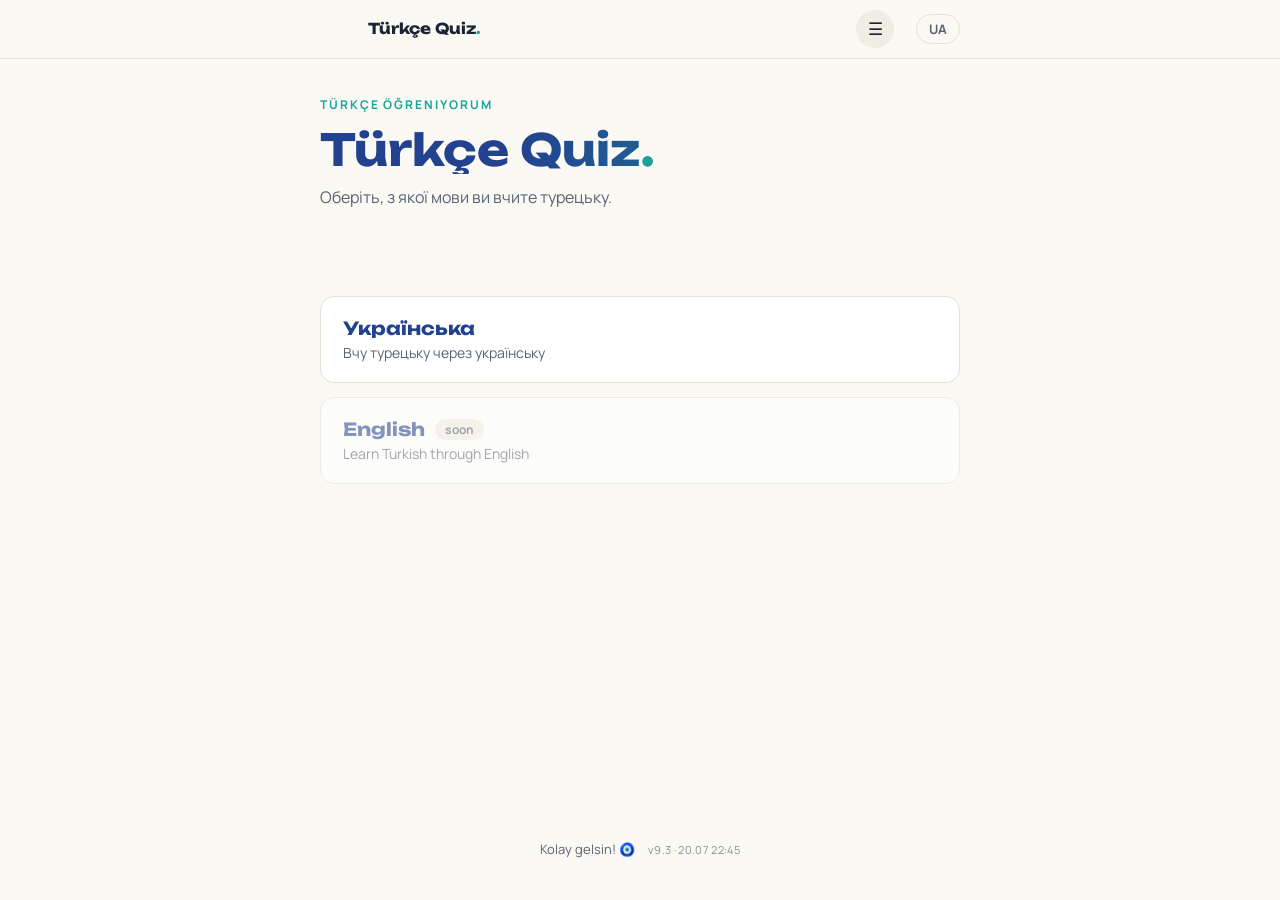
<file: index.html>
<!DOCTYPE html>
<html lang="uk">
<head>
<meta charset="UTF-8">
<meta name="viewport" content="width=device-width, initial-scale=1.0">
<title>Türkçe Quiz</title>
<meta name="description" content="Інтерактивні квізи з турецької мови · Интерактивные квизы по турецкому языку">
<meta name="theme-color" content="#FAF9F4">
<!-- Картка попереднього перегляду при шерингу лінка (Telegram, WhatsApp, Viber) -->
<meta property="og:type" content="website">
<meta property="og:url" content="https://vikkyodessa.github.io/turkce-quiz/">
<meta property="og:title" content="Türkçe Quiz — вивчай турецьку граючись 🧿">
<meta property="og:description" content="Безкоштовні інтерактивні вправи A1–B1: відмінки, часи, розумний словник, режим на швидкість. Без реєстрації, працює з телефона.">
<meta property="og:image" content="https://vikkyodessa.github.io/turkce-quiz/og.png">
<meta name="twitter:card" content="summary_large_image">
<link rel="manifest" href="manifest.webmanifest">
<link rel="icon" href="icon.svg" type="image/svg+xml">
<link rel="apple-touch-icon" href="icon.svg">
<link rel="preconnect" href="https://fonts.googleapis.com">
<link rel="preconnect" href="https://fonts.gstatic.com" crossorigin>
<link href="https://fonts.googleapis.com/css2?family=Unbounded:wght@500;700&family=Manrope:wght@400;500;700&display=swap" rel="stylesheet">
<link rel="stylesheet" href="styles.css">
<script data-goatcounter="https://turkce-quiz.goatcounter.com/count"
        async src="https://gc.zgo.at/count.js"></script>
</head>
<body>

<aside class="side side-left" aria-hidden="true">
  <img src="img/side-left.jpg" alt="">
  <img src="img/side-left2.jpg" alt="">
</aside>
<aside class="side side-right" aria-hidden="true">
  <img src="img/side-right.jpg" alt="">
  <img src="img/side-right2.jpg" alt="">
</aside>

<div class="topbar-wrap">
  <div class="wrap topbar">
    <button class="back" id="backBtn">←</button>
    <div class="brand" id="barTitle">Türkçe Quiz<span class="tr">.</span></div>
    <button class="nav-toggle" id="navBtn" aria-label="Мапа курсу">☰</button>
    <div class="langs" id="langBar">
      <button data-lang="uk">UA</button>
      <!-- РОСІЙСЬКА ТИМЧАСОВО ВИМКНЕНА. Щоб увімкнути назад — розкоментуй:
      <button data-lang="ru">RU</button>
      -->
    </div>
  </div>
  <div class="wrap nazar-strip">
    <div class="nazar-row" id="nazarRow" aria-hidden="true"></div>
  </div>
</div>

<header class="hero" id="hero">
  <div class="wrap hero-grid">
    <div class="hero-text">
      <p class="eyebrow">Türkçe öğreniyorum</p>
      <h1>Türkçe Quiz<span class="tr">.</span></h1>
      <p class="sub" id="hSub"></p>
    </div>
    <div class="mobile-strip" aria-hidden="true">
      <img src="img/side-left.jpg" alt="">
      <img src="img/side-right.jpg" alt="">
      <img src="img/side-left2.jpg" alt="">
      <img src="img/side-right2.jpg" alt="">
    </div>
    <!-- ВЕЛИКЕ ФОТО НА ГОЛОВНІЙ (вимкнено).
         Щоб повернути: прибери цей коментар і завантаж img/hero.jpg у репозиторій.
    <div class="hero-media" id="heroMedia">
      <img src="img/hero.jpg" alt="Türkiye" id="heroImg">
      <span class="hero-badge">🧿</span>
    </div>
    -->
  </div>
</header>

<main>
  <div class="wrap">

    <div class="screen" id="screen-lang">
      <div class="choice-grid">
        <button class="choice" data-pick="uk">
          <span class="c-title">Українська</span>
          <span class="c-desc">Вчу турецьку через українську</span>
        </button>
        <!-- РОСІЙСЬКА ТИМЧАСОВО ВИМКНЕНА (розкоментуй, щоб повернути):
        <button class="choice" data-pick="ru">
          <span class="c-title">Русский</span>
          <span class="c-desc">Учу турецкий через русский</span>
        </button>
        -->
        <button class="choice disabled" tabindex="-1">
          <span class="c-title">English <span class="c-badge soon">soon</span></span>
          <span class="c-desc">Learn Turkish through English</span>
        </button>
      </div>
    </div>

    <div class="screen" id="screen-home">
      <div class="choice-grid">
        <button class="choice level-a1" data-level="a1">
          <span class="c-title">A1 <span class="c-badge" id="a1badge"></span></span>
          <span class="c-desc" data-i="a1desc"></span>
          <span class="pwrap" id="a1prog"></span>
        </button>
        <button class="choice" data-level="a2">
          <span class="c-title">A2 <span class="c-badge" id="a2badge"></span></span>
          <span class="c-desc" data-i="a2desc"></span>
          <span class="pwrap" id="a2prog"></span>
        </button>
        <button class="choice" data-level="b1">
          <span class="c-title">B1 <span class="c-badge" id="b1badge"></span></span>
          <span class="c-desc" data-i="b1desc"></span>
          <span class="pwrap" id="b1prog"></span>
        </button>
      </div>
    </div>

    <div class="screen" id="screen-topics">
      <div class="page-head" id="topicsHead"></div>
      <div class="choice-grid" id="topicGrid"></div>
    </div>

    <div class="screen" id="screen-dict">
      <div class="page-head" id="dictHead"></div>
      <div class="dict-bar">
        <input type="search" id="dictSearch" class="dict-search">
        <button class="btn-restart" id="trainBtn"></button>
      </div>
      <div id="dictList"></div>
      <div class="section-head" id="dictExHead"></div>
      <div class="choice-grid" id="dictTopics"></div>
      <div class="shuffle-bar" id="dictNext"></div>
    </div>

    <div class="screen" id="screen-quiz">
      <button class="lvl-pill quiz-pill" id="quizPill"></button>
      <div class="page-head" id="quizHead"></div>
      <div id="quiz"></div>
      <div class="finish" id="finish">
        <div class="big" id="finalScore"></div>
        <p id="finalText"></p>
        <button class="btn-restart" id="restart"></button>
        <button class="btn-shuffle" id="finishShare"></button>
        <div id="finishNext"></div>
      </div>
      <div id="quizMore"></div>
      <div class="shuffle-bar">
        <button class="btn-shuffle" id="timedBtn"></button>
      </div>
    </div>

  </div>
</main>

<footer>
  <div class="wrap">Kolay gelsin! 🧿 <span class="ver" id="verTag"></span></div>
</footer>

<script src="data.js"></script>
<script src="app.js"></script>
</body>
</html>
</file>
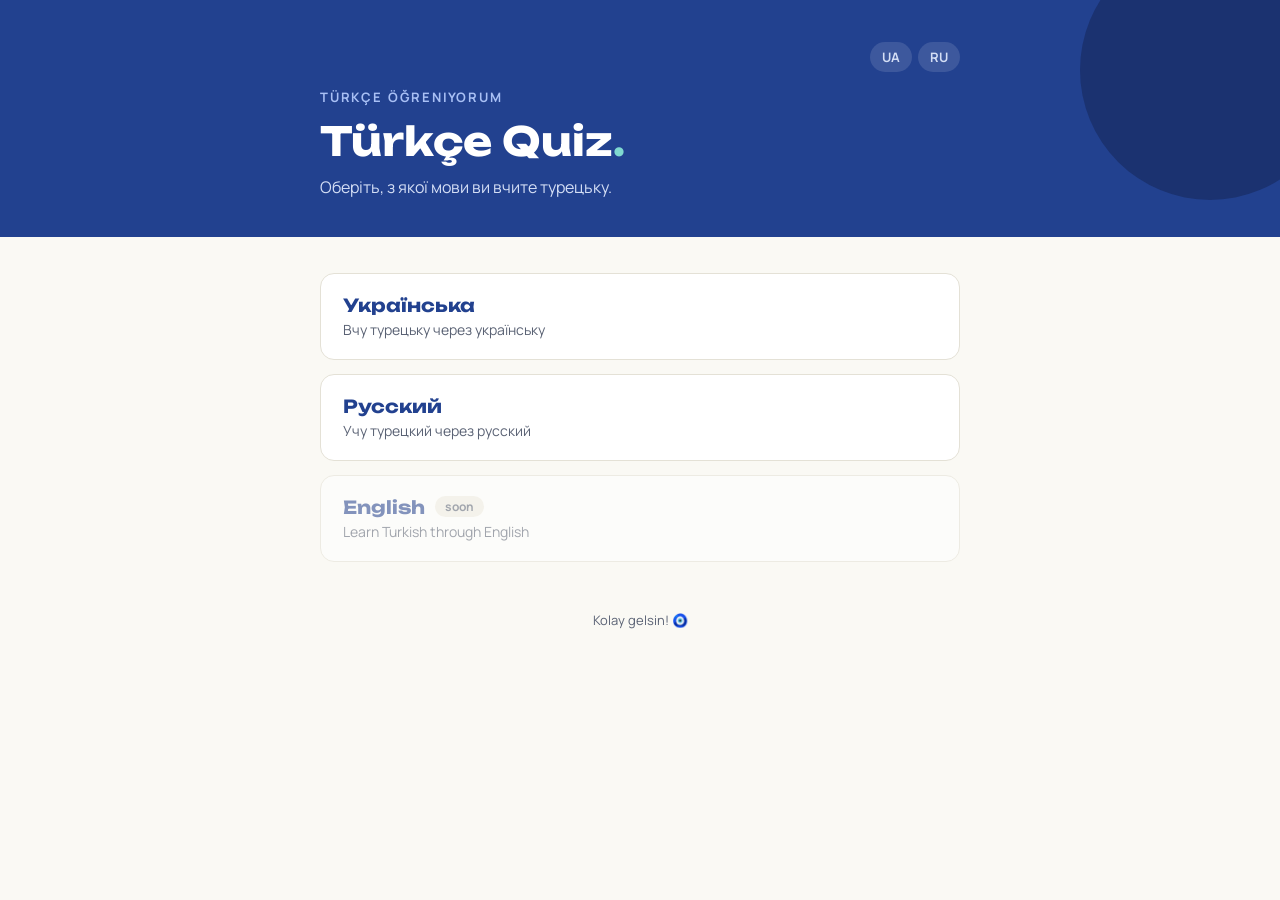
<file: index .html>
<!DOCTYPE html>
<html lang="uk">
<head>
<meta charset="UTF-8">
<meta name="viewport" content="width=device-width, initial-scale=1.0">
<title>Türkçe Quiz</title>
<meta name="description" content="Інтерактивні квізи з турецької мови · Интерактивные квизы по турецкому языку">
<meta name="theme-color" content="#22418F">
<link rel="manifest" href="manifest.webmanifest">
<link rel="icon" href="icon.svg" type="image/svg+xml">
<link rel="apple-touch-icon" href="icon.svg">
<link rel="preconnect" href="https://fonts.googleapis.com">
<link rel="preconnect" href="https://fonts.gstatic.com" crossorigin>
<link href="https://fonts.googleapis.com/css2?family=Unbounded:wght@500;700&family=Manrope:wght@400;500;700&display=swap" rel="stylesheet">
<style>
  :root {
    --paper: #FAF9F4;
    --ink: #1C2333;
    --ink-soft: #5A6274;
    --cobalt: #22418F;
    --cobalt-deep: #16295C;
    --turquoise: #17A398;
    --turquoise-soft: #E1F4F2;
    --tulip: #D64545;
    --tulip-soft: #FBEAEA;
    --line: #E4E1D6;
    --radius: 14px;
  }
  * { box-sizing: border-box; margin: 0; padding: 0; }
  html { scroll-behavior: smooth; }
  body {
    font-family: 'Manrope', sans-serif;
    background: var(--paper);
    color: var(--ink);
    line-height: 1.65;
    min-height: 100vh;
  }
  .wrap { max-width: 680px; margin: 0 auto; padding: 0 20px; }

  header {
    background: var(--cobalt);
    color: #fff;
    padding: 40px 0 36px;
    position: relative;
    overflow: hidden;
  }
  header::after {
    content: "";
    position: absolute;
    right: -60px; top: -60px;
    width: 260px; height: 260px;
    border-radius: 50%;
    background: var(--cobalt-deep);
    opacity: .6;
  }
  header .wrap { position: relative; z-index: 1; }
  .topbar { display: flex; align-items: center; justify-content: space-between; margin-bottom: 14px; }
  .back {
    font-family: 'Manrope', sans-serif;
    font-size: 14px; font-weight: 700;
    background: rgba(255,255,255,.12);
    color: #fff; border: none;
    padding: 7px 14px; border-radius: 100px;
    cursor: pointer; visibility: hidden;
  }
  .back.show { visibility: visible; }
  .langs { display: flex; gap: 6px; }
  .langs button {
    font-family: 'Manrope', sans-serif;
    font-size: 13px; font-weight: 700;
    background: rgba(255,255,255,.12);
    color: #D4DEF5; border: none;
    padding: 6px 12px; border-radius: 100px;
    cursor: pointer;
  }
  .langs button.on { background: #fff; color: var(--cobalt); }
  .eyebrow {
    font-size: 13px; letter-spacing: .14em; text-transform: uppercase;
    color: #A9C0F5; margin-bottom: 10px; font-weight: 700;
  }
  h1 {
    font-family: 'Unbounded', sans-serif;
    font-weight: 700;
    font-size: clamp(26px, 6vw, 40px);
    line-height: 1.15;
    margin-bottom: 10px;
  }
  h1 .tr { color: #7FD9D0; }
  .sub { color: #D4DEF5; font-size: 16px; max-width: 500px; }

  .nazar-row { display: none; gap: 7px; align-items: center; margin-top: 24px; flex-wrap: wrap; }
  .nazar-row.show { display: flex; }
  .nazar {
    width: 20px; height: 20px; border-radius: 50%;
    background: #fff; border: 2px solid #3D5CB0;
    position: relative;
    transition: transform .25s, border-color .25s, background .25s;
  }
  .nazar::after {
    content: ""; position: absolute; inset: 5px; border-radius: 50%;
    background: var(--cobalt-deep); transition: background .25s;
  }
  .nazar.ok { border-color: var(--turquoise); transform: scale(1.15); }
  .nazar.ok::after { background: var(--turquoise); }
  .nazar.bad { border-color: var(--tulip); transform: scale(1.15); }
  .nazar.bad::after { background: var(--tulip); }
  .score-pill {
    margin-left: auto; font-weight: 700; font-size: 15px;
    background: rgba(255,255,255,.12); padding: 6px 14px; border-radius: 100px;
  }

  main { padding: 36px 0 24px; }
  .screen { display: none; }
  .screen.active { display: block; }

  .choice-grid { display: grid; gap: 14px; }
  .choice {
    display: block; width: 100%; text-align: left;
    background: #fff; border: 1px solid var(--line);
    border-radius: var(--radius); padding: 20px 22px;
    cursor: pointer; font-family: 'Manrope', sans-serif;
    transition: border-color .15s, transform .1s, box-shadow .15s;
  }
  .choice:hover { border-color: var(--cobalt); box-shadow: 0 4px 14px rgba(34,65,143,.08); }
  .choice:active { transform: scale(.985); }
  .choice:focus-visible { outline: 3px solid var(--turquoise); outline-offset: 2px; }
  .choice.disabled { opacity: .55; cursor: default; }
  .choice.disabled:hover { border-color: var(--line); box-shadow: none; }
  .choice .c-title {
    font-family: 'Unbounded', sans-serif; font-size: 18px; font-weight: 700;
    color: var(--cobalt); margin-bottom: 4px;
    display: flex; align-items: center; gap: 10px;
  }
  .choice .c-badge {
    font-family: 'Manrope', sans-serif; font-size: 12px; font-weight: 700;
    background: var(--turquoise-soft); color: #0B6B63;
    padding: 2px 10px; border-radius: 100px;
  }
  .choice .c-badge.soon { background: #F0EEE5; color: var(--ink-soft); }
  .choice .c-desc { font-size: 14px; color: var(--ink-soft); }
  .level-a1 .c-title { color: var(--turquoise); }
  .c-best { display: block; font-size: 13px; font-weight: 700; color: #0B6B63; margin-top: 6px; }

  .section-head { margin: 36px 0 18px; }
  .section-head:first-child { margin-top: 0; }
  .section-head h2 {
    font-family: 'Unbounded', sans-serif; font-size: 20px; font-weight: 700;
    color: var(--cobalt); margin-bottom: 4px;
  }
  .section-head p { font-size: 14px; color: var(--ink-soft); }

  .card {
    background: #fff; border: 1px solid var(--line);
    border-radius: var(--radius); padding: 22px 24px; margin-bottom: 16px;
  }
  .card .tag {
    display: none; font-size: 13px; color: var(--ink-soft);
    font-weight: 500; margin-bottom: 6px;
  }
  .card .tag.show { display: block; }
  .card .sentence { font-size: 18px; margin-bottom: 16px; }
  .card .sentence .num { color: var(--ink-soft); font-weight: 700; margin-right: 2px; }
  .card .sentence b { color: var(--cobalt); font-weight: 700; }
  .card .sentence b.filled {
    color: #0B6B63; background: var(--turquoise-soft);
    padding: 1px 5px; border-radius: 6px;
    display: inline-block; animation: pop .3s ease;
  }
  @keyframes pop {
    0% { transform: scale(.7); }
    60% { transform: scale(1.15); }
    100% { transform: scale(1); }
  }
  .speak {
    font-size: 15px; line-height: 1; padding: 4px 8px;
    border-radius: 100px; border: 1.5px solid var(--line);
    background: #fff; cursor: pointer; vertical-align: middle;
    transition: border-color .15s, transform .1s;
  }
  .speak:hover { border-color: var(--cobalt); }
  .speak:active { transform: scale(.92); }
  .speak:focus-visible { outline: 3px solid var(--turquoise); outline-offset: 2px; }
  .no-tts .speak { display: none; }

  .opts { display: flex; gap: 10px; flex-wrap: wrap; }
  .opts button {
    font-family: 'Manrope', sans-serif; font-size: 16px; font-weight: 700;
    padding: 9px 20px; border-radius: 100px;
    border: 2px solid var(--line); background: #fff; color: var(--ink);
    cursor: pointer; transition: border-color .15s, background .15s, transform .1s;
  }
  .opts button:hover { border-color: var(--cobalt); }
  .opts button:active { transform: scale(.96); }
  .opts button:focus-visible { outline: 3px solid var(--turquoise); outline-offset: 2px; }
  .opts button.ok { background: var(--turquoise-soft); border-color: var(--turquoise); color: #0B6B63; }
  .opts button.bad { background: var(--tulip-soft); border-color: var(--tulip); color: #A32626; }
  .opts button:disabled { cursor: default; }
  .fb { display: none; margin-top: 14px; font-size: 15px; font-weight: 500; }
  .fb.show { display: block; }
  .fb.good { color: #0B6B63; }
  .fb.wrong { color: #A32626; }
  .tr-line { display: none; margin-top: 6px; font-size: 15px; color: var(--ink-soft); }
  .tr-line.show { display: block; }

  .sec-result {
    display: none; text-align: center; padding: 24px;
    background: var(--turquoise-soft); border: 1px solid var(--turquoise);
    border-radius: var(--radius); margin-bottom: 16px;
  }
  .sec-result.show { display: block; }
  .sec-result .sec-score {
    font-family: 'Unbounded', sans-serif; font-size: 20px; font-weight: 700;
    color: var(--cobalt); margin-bottom: 6px;
  }
  .sec-result .sec-text { color: var(--ink-soft); font-size: 15px; margin-bottom: 16px; }
  .sec-btns { display: flex; gap: 10px; justify-content: center; flex-wrap: wrap; }

  .finish {
    display: none; text-align: center; padding: 32px 24px;
    background: #fff; border: 1px solid var(--line);
    border-radius: var(--radius); margin-bottom: 16px;
  }
  .finish.show { display: block; }
  .finish .big {
    font-family: 'Unbounded', sans-serif; font-size: 30px; font-weight: 700;
    color: var(--cobalt); margin-bottom: 8px;
  }
  .finish p { color: var(--ink-soft); margin-bottom: 20px; }
  .btn-restart {
    font-family: 'Manrope', sans-serif; font-size: 15px; font-weight: 700;
    padding: 11px 26px; border-radius: 100px; border: none;
    background: var(--cobalt); color: #fff; cursor: pointer;
    transition: background .15s, transform .1s;
  }
  .btn-restart:hover { background: var(--cobalt-deep); }
  .btn-restart:active { transform: scale(.97); }
  .btn-restart:focus-visible { outline: 3px solid var(--turquoise); outline-offset: 2px; }
  .btn-shuffle {
    font-family: 'Manrope', sans-serif; font-size: 15px; font-weight: 700;
    padding: 10px 24px; border-radius: 100px;
    border: 2px solid var(--cobalt); background: transparent; color: var(--cobalt);
    cursor: pointer; transition: background .15s, color .15s, transform .1s;
  }
  .btn-shuffle:hover { background: var(--cobalt); color: #fff; }
  .btn-shuffle:active { transform: scale(.97); }
  .btn-shuffle:focus-visible { outline: 3px solid var(--turquoise); outline-offset: 2px; }
  .finish .btn-shuffle { margin-left: 10px; }
  .shuffle-bar { text-align: center; margin: 8px 0 16px; }

  .vcount { font-size: 13px; color: var(--ink-soft); font-weight: 700; margin-bottom: 10px; }
  .vmedia { height: 200px; display: flex; align-items: center; justify-content: center; margin-bottom: 16px; }
  .vmedia img { max-height: 200px; max-width: 100%; border-radius: 12px; object-fit: cover; }
  .vemoji { font-size: 104px; line-height: 1; }
  .vword {
    font-family: 'Unbounded', sans-serif; font-size: 26px; font-weight: 700;
    color: var(--cobalt);
  }
  .vtrans { color: var(--ink-soft); font-size: 17px; margin: 4px 0 18px; }
  .vcard { text-align: center; }
  .vopts { display: grid; grid-template-columns: 1fr 1fr; gap: 10px; }
  .vopts button { width: 100%; }

  .vnav { display: flex; gap: 6px; justify-content: center; flex-wrap: wrap; margin-bottom: 14px; }
  .vnav button {
    width: 32px; height: 32px; border-radius: 50%;
    border: 2px solid var(--line); background: #fff;
    font-family: 'Manrope', sans-serif; font-weight: 700; font-size: 13px;
    color: var(--ink-soft); cursor: pointer;
    transition: border-color .15s, background .15s, transform .1s;
  }
  .vnav button:hover { border-color: var(--cobalt); }
  .vnav button.seen { border-color: var(--turquoise); color: #0B6B63; }
  .vnav button.cur { background: var(--cobalt); border-color: var(--cobalt); color: #fff; transform: scale(1.1); }

  .modal-back {
    position: fixed; inset: 0; background: rgba(28,35,51,.5);
    display: flex; align-items: center; justify-content: center;
    z-index: 120; padding: 20px;
  }
  .modal {
    background: #fff; border-radius: 18px; padding: 30px 26px;
    max-width: 430px; width: 100%; text-align: center;
    box-shadow: 0 20px 60px rgba(22,41,92,.3);
  }
  .modal .m-title {
    font-family: 'Unbounded', sans-serif; font-size: 21px; font-weight: 700;
    color: var(--cobalt); margin-bottom: 10px;
  }
  .modal .m-text { color: var(--ink-soft); font-size: 15px; margin-bottom: 22px; }
  .modal .m-btns { display: flex; gap: 10px; justify-content: center; flex-wrap: wrap; }

  .confetti-box { position: fixed; inset: 0; pointer-events: none; overflow: hidden; z-index: 99; }
  .confetti-piece {
    position: absolute; top: -20px;
    width: 10px; height: 14px; border-radius: 3px;
    animation: confetti-fall linear forwards;
  }
  @keyframes confetti-fall {
    0%   { transform: translateY(-20px) rotate(0deg); opacity: 1; }
    100% { transform: translateY(105vh) rotate(720deg); opacity: .85; }
  }
  .fw-spark {
    position: absolute;
    width: 7px; height: 7px; border-radius: 50%;
    opacity: 0;
    animation: fw-burst .95s ease-out forwards;
  }
  @keyframes fw-burst {
    0%   { transform: translate(0, 0) scale(1); opacity: 1; }
    100% { transform: translate(var(--dx), var(--dy)) scale(.3); opacity: 0; }
  }

  footer {
    padding: 24px 0 40px; text-align: center;
    font-size: 13px; color: var(--ink-soft);
  }
  @media (prefers-reduced-motion: reduce) {
    * { transition: none !important; animation: none !important; }
    html { scroll-behavior: auto; }
    .confetti-piece { animation: confetti-fall linear forwards !important; }
    .fw-spark { animation: fw-burst .95s ease-out forwards !important; }
  }
</style>
</head>
<body>

<header>
  <div class="wrap">
    <div class="topbar">
      <button class="back" id="backBtn">←</button>
      <div class="langs" id="langBar">
        <button data-lang="uk">UA</button>
        <button data-lang="ru">RU</button>
      </div>
    </div>
    <p class="eyebrow" id="hEyebrow">Türkçe öğreniyorum</p>
    <h1 id="hTitle">Türkçe Quiz<span class="tr">.</span></h1>
    <p class="sub" id="hSub"></p>
    <div class="nazar-row" id="nazarRow" aria-hidden="true"></div>
  </div>
</header>

<main>
  <div class="wrap">

    <div class="screen" id="screen-lang">
      <div class="choice-grid">
        <button class="choice" data-pick="uk">
          <span class="c-title">Українська</span>
          <span class="c-desc">Вчу турецьку через українську</span>
        </button>
        <button class="choice" data-pick="ru">
          <span class="c-title">Русский</span>
          <span class="c-desc">Учу турецкий через русский</span>
        </button>
        <button class="choice disabled" tabindex="-1">
          <span class="c-title">English <span class="c-badge soon">soon</span></span>
          <span class="c-desc">Learn Turkish through English</span>
        </button>
      </div>
    </div>

    <div class="screen" id="screen-home">
      <div class="choice-grid">
        <button class="choice level-a1" data-level="a1">
          <span class="c-title">A1 <span class="c-badge" id="a1badge"></span></span>
          <span class="c-desc" data-i="a1desc"></span>
        </button>
        <button class="choice" data-level="a2">
          <span class="c-title">A2 <span class="c-badge" id="a2badge"></span></span>
          <span class="c-desc" data-i="a2desc"></span>
        </button>
      </div>
    </div>

    <div class="screen" id="screen-topics">
      <div class="choice-grid" id="topicGrid"></div>
    </div>

    <div class="screen" id="screen-quiz">
      <div id="quiz"></div>
      <div class="finish" id="finish">
        <div class="big" id="finalScore"></div>
        <p id="finalText"></p>
        <button class="btn-restart" id="restart"></button>
        <button class="btn-shuffle" id="finishMix"></button>
      </div>
      <div class="shuffle-bar">
        <button class="btn-shuffle" id="globalMix"></button>
      </div>
    </div>

  </div>
</main>

<footer>
  <div class="wrap">Kolay gelsin! 🧿</div>
</footer>

<script>
/* ------------------ i18n ------------------ */
const I18N = {
  uk: {
    vLearnTitle: "Крок 1 · Запам'ятай",
    vLearnSub: "Дивись на картинку, слухай слово. Гортай далі, коли запам'ятав.",
    vTestTitle: "Крок 2 · Перевір себе",
    vTestSub: "Обери турецьке слово до картинки.",
    vNext: "Далі →",
    vStart: "Почати перевірку",
    vResult: "Результат",
    leaveTitle: "Ой, уже йдете? 🥺",
    leaveText: "А чому? Ми ж так гарно займались… Гаразд, ідіть — але вправа сумуватиме. Ми чекатимемо вас, щоб доробити її разом!",
    leaveStay: "Добре, ще трошки 💪",
    leaveGo: "Вийти (я повернусь!)",
    mistakesBtn: "🔁 Повторити помилки",
    sub_home: "Оберіть свій рівень. Матеріал постійно поповнюється.",
    sub_lang: "Оберіть, з якої мови ви вчите турецьку.",
    sub_topics: "Рівень A2 · оберіть тему.",
    sub_quiz: "Переклад і пояснення з'являються після відповіді.",
    soon: "скоро",
    topicWord: "тема",
    a1desc: "Для початківців: алфавіт, привітання, перші суфікси.",
    a2desc: "Падежі, буферні літери, оглушення приголосних.",
    topicName: "Падежі · Hâl ekleri",
    topicDesc: "30 питань: знахідний, давальний, місцевий, вихідний. Розминка + основний рівень, з озвучкою.",
    warmupTitle: "Розминка",
    warmupSub: "20 коротких речень — та сама лексика, що й далі. Мета: відповідати не думаючи.",
    mainTitle: "Основний рівень",
    mainSub: "10 довших речень: буферні y та n, присвійні суфікси, оглушення.",
    mixTitle: "Впереміш",
    mixSub: "Усі питання у випадковому порядку — падеж треба визначити з контексту.",
    again: "🔄 Почати знову",
    mixBtn: "🔀 Перемішати",
    globalMix: "🔀 Перемішати питання",
    restart: "Пройти ще раз",
    vHarika: "Harika! Чудовий результат — падежі майже підкорені.",
    vIyi: "İyi! Непогано — переглянь пояснення до помилок вище.",
    vTrain: "Варто ще потренуватись — усі пояснення до помилок вище.",
    sHarika: "Harika! Майже без помилок.",
    sIyi: "İyi! Непогано, але глянь пояснення до помилок.",
    sTrain: "Варто повторити цю вправу ще раз.",
    speakTitle: "Озвучити (другий клік — повільно)"
  },
  ru: {
    vLearnTitle: "Шаг 1 · Запомни",
    vLearnSub: "Смотри на картинку, слушай слово. Листай дальше, когда запомнил.",
    vTestTitle: "Шаг 2 · Проверь себя",
    vTestSub: "Выбери турецкое слово к картинке.",
    vNext: "Дальше →",
    vStart: "Начать проверку",
    vResult: "Результат",
    leaveTitle: "Ой, уже уходите? 🥺",
    leaveText: "А почему? Мы же так хорошо занимались… Ладно, идите — но упражнение будет скучать. Мы будем ждать вас, чтобы доделать его вместе!",
    leaveStay: "Ладно, ещё чуть-чуть 💪",
    leaveGo: "Выйти (я вернусь!)",
    mistakesBtn: "🔁 Повторить ошибки",
    sub_home: "Выберите свой уровень. Материал постоянно пополняется.",
    sub_lang: "Выберите, с какого языка вы учите турецкий.",
    sub_topics: "Уровень A2 · выберите тему.",
    sub_quiz: "Перевод и объяснение появляются после ответа.",
    soon: "скоро",
    topicWord: "тема",
    a1desc: "Для начинающих: алфавит, приветствия, первые суффиксы.",
    a2desc: "Падежи, буферные буквы, оглушение согласных.",
    topicName: "Падежи · Hâl ekleri",
    topicDesc: "30 вопросов: винительный, дательный, местный, исходный. Разминка + основной уровень, с озвучкой.",
    warmupTitle: "Разминка",
    warmupSub: "20 коротких предложений — та же лексика, что и дальше. Цель: отвечать не думая.",
    mainTitle: "Основной уровень",
    mainSub: "10 предложений подлиннее: буферные y и n, притяжательные суффиксы, оглушение.",
    mixTitle: "Вперемешку",
    mixSub: "Все вопросы в случайном порядке — падеж нужно определить из контекста.",
    again: "🔄 Начать заново",
    mixBtn: "🔀 Перемешать",
    globalMix: "🔀 Перемешать вопросы",
    restart: "Пройти ещё раз",
    vHarika: "Harika! Отличный результат — падежи почти покорены.",
    vIyi: "İyi! Неплохо — посмотри объяснения к ошибкам выше.",
    vTrain: "Стоит ещё потренироваться — все объяснения к ошибкам выше.",
    sHarika: "Harika! Почти без ошибок.",
    sIyi: "İyi! Неплохо, но взгляни на объяснения к ошибкам.",
    sTrain: "Стоит повторить это упражнение ещё раз.",
    speakTitle: "Озвучить (второй клик — медленно)"
  }
};

const CASE = {
  acc: { uk: "знахідний (belirtme hâli)", ru: "винительный (belirtme hâli)" },
  dat: { uk: "давальний (yönelme hâli)", ru: "дательный (yönelme hâli)" },
  loc: { uk: "місцевий (bulunma hâli)", ru: "местный (bulunma hâli)" },
  abl: { uk: "вихідний (ayrılma hâli)", ru: "исходный (ayrılma hâli)" }
};

/* ------------------ питання ------------------ */
const QUESTIONS = [
  { sec: "warmup", cs: "acc", pre: "Durakta otobüs", post: " bekliyorum.", opts: ["-ü","-e","-te","-ten"], a: 0,
    ok: { uk: "Чекаю на що? → знахідний: otobüsü.", ru: "Жду что? → винительный: otobüsü." },
    tr: { uk: "Я чекаю на автобус на зупинці.", ru: "Я жду автобус на остановке." } },
  { cs: "acc", pre: "Ben kitab", post: " okuyorum.", opts: ["-a","-ı","-da","-dan"], a: 1,
    ok: { uk: "Читаю що? → знахідний: kitabı (kitap → kitab, p озвучується).", ru: "Читаю что? → винительный: kitabı (kitap → kitab, p озвончается)." },
    tr: { uk: "Я читаю книжку.", ru: "Я читаю книгу." } },
  { cs: "acc", pre: "Pencere", post: " açıyorum.", opts: ["-de","-ye","-yi","-den"], a: 2,
    ok: { uk: "Відчиняю що? → знахідний. Після e буферне y: pencereyi.", ru: "Открываю что? → винительный. После e буферная y: pencereyi." },
    tr: { uk: "Я відчиняю вікно.", ru: "Я открываю окно." } },
  { cs: "acc", pre: "Bu çorba", post: " çok seviyorum.", opts: ["-yı","-ya","-da","-dan"], a: 0,
    ok: { uk: "Люблю що? → знахідний. Після a буферне y: çorbayı.", ru: "Люблю что? → винительный. После a буферная y: çorbayı." },
    tr: { uk: "Я дуже люблю цей суп.", ru: "Я очень люблю этот суп." } },
  { cs: "acc", pre: "Cüzdan", post: " arıyorum.", opts: ["-a","-da","-ı","-dan"], a: 2,
    ok: { uk: "Шукаю що? → знахідний: cüzdanı.", ru: "Ищу что? → винительный: cüzdanı." },
    tr: { uk: "Я шукаю гаманець.", ru: "Я ищу кошелёк." } },
  { cs: "dat", pre: "Her gün okul", post: " gidiyorum.", opts: ["-u","-da","-a","-dan"], a: 2,
    ok: { uk: "Іду куди? → давальний: okula.", ru: "Иду куда? → дательный: okula." },
    tr: { uk: "Я щодня ходжу до школи.", ru: "Я каждый день хожу в школу." } },
  { cs: "dat", pre: "Yazın deniz", post: " gidiyoruz.", opts: ["-de","-e","-i","-den"], a: 1,
    ok: { uk: "Їдемо куди? → давальний: denize.", ru: "Едем куда? → дательный: denize." },
    tr: { uk: "Влітку ми їздимо на море.", ru: "Летом мы ездим на море." } },
  { cs: "dat", pre: "Kediler bahçe", post: " çıkıyor.", opts: ["-de","-yi","-ye","-den"], a: 2,
    ok: { uk: "Виходять куди? → давальний. Після e буферне y: bahçeye.", ru: "Выходят куда? → дательный. После e буферная y: bahçeye." },
    tr: { uk: "Коти виходять у сад.", ru: "Кошки выходят в сад." } },
  { cs: "dat", pre: "Annem market", post: " gidiyor.", opts: ["-te","-e","-i","-ten"], a: 1,
    ok: { uk: "Іде куди? → давальний: markete.", ru: "Идёт куда? → дательный: markete." },
    tr: { uk: "Мама йде до магазину.", ru: "Мама идёт в магазин." } },
  { cs: "dat", pre: "Arkadaşım", post: " hediye alıyorum.", opts: ["-da","-ı","-a","-dan"], a: 2,
    ok: { uk: "Купую кому? → давальний: arkadaşıma (arkadaş + -ım + -a).", ru: "Покупаю кому? → дательный: arkadaşıma (arkadaş + -ım + -a)." },
    tr: { uk: "Я купую подарунок своєму другові.", ru: "Я покупаю подарок своему другу." } },
  { cs: "loc", pre: "Kediler bahçe", post: " oynuyor.", opts: ["-de","-ye","-yi","-den"], a: 0,
    ok: { uk: "Граються де? → місцевий: bahçede.", ru: "Играют где? → местный: bahçede." },
    tr: { uk: "Коти граються в саду.", ru: "Кошки играют в саду." } },
  { cs: "loc", pre: "Dağlar", post: " çok kar var.", opts: ["-a","-ı","-da","-dan"], a: 2,
    ok: { uk: "Де є сніг? → місцевий: dağlarda.", ru: "Где снег? → местный: dağlarda." },
    tr: { uk: "У горах багато снігу.", ru: "В горах много снега." } },
  { cs: "loc", pre: "Annem şimdi market", post: ".", opts: ["-te","-e","-i","-ten"], a: 0,
    ok: { uk: "Мама де? → місцевий. Після глухого t: markette, а не marketde.", ru: "Мама где? → местный. После глухой t: markette, а не marketde." },
    tr: { uk: "Мама зараз у магазині.", ru: "Мама сейчас в магазине." } },
  { cs: "loc", pre: "Öğrenciler okul", post: ".", opts: ["-a","-u","-da","-dan"], a: 2,
    ok: { uk: "Учні де? → місцевий: okulda.", ru: "Ученики где? → местный: okulda." },
    tr: { uk: "Учні в школі.", ru: "Ученики в школе." } },
  { cs: "loc", pre: "Cüzdanım dolmuş", post: " kaldı.", opts: ["-ta","-a","-u","-tan"], a: 0,
    ok: { uk: "Залишився де? → місцевий. Після глухого ş: dolmuşta.", ru: "Остался где? → местный. После глухой ş: dolmuşta." },
    tr: { uk: "Мій гаманець залишився в маршрутці.", ru: "Мой кошелёк остался в долмуше." } },
  { cs: "abl", pre: "Akşam okul", post: " geliyorum.", opts: ["-a","-u","-da","-dan"], a: 3,
    ok: { uk: "Іду звідки? → вихідний: okuldan.", ru: "Иду откуда? → исходный: okuldan." },
    tr: { uk: "Увечері я йду зі школи.", ru: "Вечером я иду из школы." } },
  { cs: "abl", pre: "Annem market", post: " geliyor.", opts: ["-te","-e","-ten","-i"], a: 2,
    ok: { uk: "Іде звідки? → вихідний. Після глухого t: marketten.", ru: "Идёт откуда? → исходный. После глухой t: marketten." },
    tr: { uk: "Мама йде з магазину.", ru: "Мама идёт из магазина." } },
  { cs: "abl", pre: "Deniz", post: " dönüyoruz.", opts: ["-de","-e","-i","-den"], a: 3,
    ok: { uk: "Повертаємось звідки? → вихідний: denizden.", ru: "Возвращаемся откуда? → исходный: denizden." },
    tr: { uk: "Ми повертаємось з моря.", ru: "Мы возвращаемся с моря." } },
  { cs: "abl", pre: "Dağ", post: " iniyoruz.", opts: ["-a","-ı","-da","-dan"], a: 3,
    ok: { uk: "Спускаємось звідки? → вихідний: dağdan.", ru: "Спускаемся откуда? → исходный: dağdan." },
    tr: { uk: "Ми спускаємось з гори.", ru: "Мы спускаемся с горы." } },
  { cs: "abl", pre: "Otobüs durak", post: " kalkıyor.", opts: ["-ta","-a","-tan","-ı"], a: 2,
    ok: { uk: "Відправляється звідки? → вихідний. Після глухого k: duraktan.", ru: "Отправляется откуда? → исходный. После глухой k: duraktan." },
    tr: { uk: "Автобус відправляється із зупинки.", ru: "Автобус отправляется с остановки." } },
  { sec: "main", cs: "acc", pre: "Bu sabah durakta otobüs", post: " uzun süre bekledik.", opts: ["-ü","-e","-te","-ten"], a: 0,
    ok: { uk: "«otobüs» — прямий додаток (чекали на що?) → знахідний. Після ü за гармонією: otobüsü.", ru: "«otobüs» — прямое дополнение (ждали что?) → винительный. По гармонии после ü: otobüsü." },
    tr: { uk: "Сьогодні вранці ми довго чекали на автобус на зупинці.", ru: "Сегодня утром мы долго ждали автобус на остановке." } },
  { cs: "dat", pre: "Hafta sonu ailemle deniz kenarı", post: " gitmek istiyoruz.", opts: ["-nda","-na","-nı","-ndan"], a: 1,
    ok: { uk: "Рух «куди?» → давальний. «kenarı» вже має присвійний суфікс, тому вставне n: kenarına.", ru: "Движение «куда?» → дательный. У «kenarı» уже есть притяжательный суффикс, поэтому вставная n: kenarına." },
    tr: { uk: "На вихідних ми з родиною хочемо поїхати на берег моря.", ru: "На выходных мы с семьёй хотим поехать на берег моря." } },
  { cs: "loc", pre: "Kışın dağlar", post: " çok kar yağıyor.", opts: ["-a","-ı","-da","-dan"], a: 2,
    ok: { uk: "«Де падає сніг?» → -da/-de. Після твердого a: dağlarda.", ru: "«Где идёт снег?» → -da/-de. После твёрдой a: dağlarda." },
    tr: { uk: "Взимку в горах падає багато снігу.", ru: "Зимой в горах выпадает много снега." } },
  { cs: "abl", pre: "Bu hediyeyi en yakın arkadaşım", post: " aldım.", opts: ["-a","-da","-ı","-dan"], a: 3,
    ok: { uk: "«Від кого отримав?» → вихідний -dan/-den: arkadaşımdan.", ru: "«От кого получил?» → исходный -dan/-den: arkadaşımdan." },
    tr: { uk: "Цей подарунок я отримав від свого найкращого друга.", ru: "Этот подарок я получил от своего лучшего друга." } },
  { cs: "acc", pre: "Dün akşam annemin pişirdiği çorba", post: " çok beğendim.", opts: ["-yı","-ya","-da","-dan"], a: 0,
    ok: { uk: "«beğenmek» вимагає знахідного (сподобалось що?). Після голосного a буферне y: çorbayı.", ru: "«beğenmek» требует винительного (понравилось что?). После гласной a буферная y: çorbayı." },
    tr: { uk: "Вчора ввечері мені дуже сподобався суп, який приготувала мама.", ru: "Вчера вечером мне очень понравился суп, который приготовила мама." } },
  { cs: "dat", pre: "Sınavdan sonra bütün öğrenciler bahçe", post: " çıktı.", opts: ["-de","-yi","-ye","-den"], a: 2,
    ok: { uk: "Рух «куди вийшли?» → -a/-e. Після голосного e буферне y: bahçeye.", ru: "Движение «куда вышли?» → -a/-e. После гласной e буферная y: bahçeye." },
    tr: { uk: "Після іспиту всі учні вийшли в сад.", ru: "После экзамена все ученики вышли в сад." } },
  { cs: "loc", pre: "Cüzdanımı sanırım dolmuş", post: " unuttum.", opts: ["-ta","-a","-u","-tan"], a: 0,
    ok: { uk: "«Де забув?» → місцевий. Після глухого ş суфікс оглушується: dolmuşta, а не dolmuşda.", ru: "«Где забыл?» → местный. После глухой ş суффикс оглушается: dolmuşta, а не dolmuşda." },
    tr: { uk: "Здається, я забув гаманець у маршрутці.", ru: "Кажется, я забыл кошелёк в долмуше." } },
  { cs: "abl", pre: "Uçak birazdan Kiev havalimanı", post: " kalkacak.", opts: ["-nda","-na","-ndan","-nı"], a: 2,
    ok: { uk: "«Звідки вилітає?» → вихідний. Після присвійного суфікса вставне n: havalimanından.", ru: "«Откуда вылетает?» → исходный. После притяжательного суффикса вставная n: havalimanından." },
    tr: { uk: "Літак незабаром вилетить з київського аеропорту.", ru: "Самолёт скоро вылетит из киевского аэропорта." } },
  { cs: "acc", pre: "Lütfen pencere", post: " kapat, dışarısı çok soğuk.", opts: ["-de","-ye","-yi","-den"], a: 2,
    ok: { uk: "Зачини що? Конкретне вікно → знахідний. Після e буферне y: pencereyi.", ru: "Закрой что? Конкретное окно → винительный. После e буферная y: pencereyi." },
    tr: { uk: "Будь ласка, зачини вікно, надворі дуже холодно.", ru: "Пожалуйста, закрой окно, на улице очень холодно." } },
  { cs: "dat", pre: "Küçük kardeşim her akşam masal dinlemek için yanım", post: " geliyor.", opts: ["-da","-ı","-dan","-a"], a: 3,
    ok: { uk: "Приходить «до кого?» → давальний: yanıma (yan + -ım + -a).", ru: "Приходит «к кому?» → дательный: yanıma (yan + -ım + -a)." },
    tr: { uk: "Мій молодший брат щовечора приходить до мене послухати казку.", ru: "Мой младший брат каждый вечер приходит ко мне послушать сказку." } }
];


/* ------------------ теми ------------------ */
const T_PLURAL = [
  { pre: "Bahçede kedi", post: " var.", opts: ["-lar","-ler"], a: 1,
    ok: { uk: "Останній голосний i (м'який) → -ler: kediler.", ru: "Последняя гласная i (мягкая) → -ler: kediler." },
    tr: { uk: "У саду є коти.", ru: "В саду есть кошки." } },
  { pre: "Masada kitap", post: " var.", opts: ["-lar","-ler"], a: 0,
    ok: { uk: "Останній голосний a (твердий) → -lar: kitaplar.", ru: "Последняя гласная a (твёрдая) → -lar: kitaplar." },
    tr: { uk: "На столі є книжки.", ru: "На столе есть книги." } },
  { pre: "Sınıfta öğrenci", post: " var.", opts: ["-lar","-ler"], a: 1,
    ok: { uk: "Останній голосний i → -ler: öğrenciler.", ru: "Последняя гласная i → -ler: öğrenciler." },
    tr: { uk: "У класі є учні.", ru: "В классе есть ученики." } },
  { pre: "Türkiye'de dağ", post: " çok.", opts: ["-lar","-ler"], a: 0,
    ok: { uk: "Останній голосний a → -lar: dağlar.", ru: "Последняя гласная a → -lar: dağlar." },
    tr: { uk: "У Туреччині багато гір.", ru: "В Турции много гор." } },
  { pre: "Ev", post: " büyük.", opts: ["-lar","-ler"], a: 1,
    ok: { uk: "Голосний e (м'який) → -ler: evler.", ru: "Гласная e (мягкая) → -ler: evler." },
    tr: { uk: "Будинки великі.", ru: "Дома большие." } },
  { pre: "Araba", post: " hızlı.", opts: ["-lar","-ler"], a: 0,
    ok: { uk: "Останній голосний a → -lar: arabalar.", ru: "Последняя гласная a → -lar: arabalar." },
    tr: { uk: "Машини швидкі.", ru: "Машины быстрые." } },
  { pre: "Otobüs", post: " kalabalık.", opts: ["-lar","-ler"], a: 1,
    ok: { uk: "Дивимось на останній голосний: ü (м'який) → -ler: otobüsler.", ru: "Смотрим на последнюю гласную: ü (мягкая) → -ler: otobüsler." },
    tr: { uk: "Автобуси переповнені.", ru: "Автобусы переполненные." } },
  { pre: "Kapı", post: " açık.", opts: ["-lar","-ler"], a: 0,
    ok: { uk: "Останній голосний ı (твердий) → -lar: kapılar.", ru: "Последняя гласная ı (твёрдая) → -lar: kapılar." },
    tr: { uk: "Двері відчинені.", ru: "Двери открыты." } },
  { pre: "Gün", post: " kısa.", opts: ["-lar","-ler"], a: 1,
    ok: { uk: "Голосний ü → -ler: günler.", ru: "Гласная ü → -ler: günler." },
    tr: { uk: "Дні короткі.", ru: "Дни короткие." } },
  { pre: "Çiçek", post: " güzel.", opts: ["-lar","-ler"], a: 1,
    ok: { uk: "Останній голосний e → -ler: çiçekler.", ru: "Последняя гласная e → -ler: çiçekler." },
    tr: { uk: "Квіти гарні.", ru: "Цветы красивые." } }
];

const T_VARYOK = [
  { pre: "Bahçe", post: " kedi var.", opts: ["-de","-da","-te","-ta"], a: 0,
    ok: { uk: "Де? Після м'якого e і дзвінкого: -de → bahçede.", ru: "Где? После мягкой e и звонкого: -de → bahçede." },
    tr: { uk: "У саду є кіт.", ru: "В саду есть кошка." } },
  { pre: "Masa", post: " kitap yok.", opts: ["-de","-da","-te","-ta"], a: 1,
    ok: { uk: "Твердий a → -da: masada.", ru: "Твёрдая a → -da: masada." },
    tr: { uk: "На столі немає книжки.", ru: "На столе нет книги." } },
  { pre: "Sınıf", post: " öğrenci var.", opts: ["-de","-da","-te","-ta"], a: 3,
    ok: { uk: "Твердий ı + глухий f → -ta: sınıfta.", ru: "Твёрдая ı + глухая f → -ta: sınıfta." },
    tr: { uk: "У класі є учні.", ru: "В классе есть ученики." } },
  { pre: "Park", post: " çocuklar var.", opts: ["-de","-da","-te","-ta"], a: 3,
    ok: { uk: "Твердий a + глухий k → -ta: parkta.", ru: "Твёрдая a + глухая k → -ta: parkta." },
    tr: { uk: "У парку є діти.", ru: "В парке есть дети." } },
  { pre: "Ev", post: " kimse yok.", opts: ["-de","-da","-te","-ta"], a: 0,
    ok: { uk: "М'який e + дзвінкий v → -de: evde.", ru: "Мягкая e + звонкая v → -de: evde." },
    tr: { uk: "Вдома нікого немає.", ru: "Дома никого нет." } },
  { pre: "Çanta", post: " cüzdan var.", opts: ["-de","-da","-te","-ta"], a: 1,
    ok: { uk: "Твердий a, дзвінкий кінець → -da: çantada.", ru: "Твёрдая a, звонкий конец → -da: çantada." },
    tr: { uk: "У сумці є гаманець.", ru: "В сумке есть кошелёк." } },
  { pre: "Sokak", post: " araba çok.", opts: ["-de","-da","-te","-ta"], a: 3,
    ok: { uk: "Твердий a + глухий k → -ta: sokakta.", ru: "Твёрдая a + глухая k → -ta: sokakta." },
    tr: { uk: "На вулиці багато машин.", ru: "На улице много машин." } },
  { pre: "Dolap", post: " süt yok.", opts: ["-de","-da","-te","-ta"], a: 3,
    ok: { uk: "Твердий a + глухий p → -ta: dolapta.", ru: "Твёрдая a + глухая p → -ta: dolapta." },
    tr: { uk: "У шафі немає молока.", ru: "В шкафу нет молока." } },
  { pre: "Deniz", post: " balık var.", opts: ["-de","-da","-te","-ta"], a: 0,
    ok: { uk: "М'який i + дзвінкий z → -de: denizde.", ru: "Мягкая i + звонкая z → -de: denizde." },
    tr: { uk: "У морі є риба.", ru: "В море есть рыба." } },
  { pre: "Okul", post: " kütüphane var.", opts: ["-de","-da","-te","-ta"], a: 1,
    ok: { uk: "Твердий u + дзвінкий l → -da: okulda.", ru: "Твёрдая u + звонкая l → -da: okulda." },
    tr: { uk: "У школі є бібліотека.", ru: "В школе есть библиотека." } }
];

const VOCAB1 = [
  { w: "kedi",    e: "🐱", tr: { uk: "кіт",      ru: "кошка" } },
  { w: "kitap",   e: "📖", tr: { uk: "книжка",   ru: "книга" } },
  { w: "otobüs",  e: "🚌", tr: { uk: "автобус",  ru: "автобус" } },
  { w: "çorba",   e: "🍲", tr: { uk: "суп",      ru: "суп" } },
  { w: "cüzdan",  e: "👛", tr: { uk: "гаманець", ru: "кошелёк" } },
  { w: "pencere", e: "🪟", tr: { uk: "вікно",    ru: "окно" } },
  { w: "dağ",     e: "⛰️", tr: { uk: "гора",     ru: "гора" } },
  { w: "deniz",   e: "🌊", tr: { uk: "море",     ru: "море" } },
  { w: "çiçek",   e: "🌸", tr: { uk: "квітка",   ru: "цветок" } },
  { w: "ev",      e: "🏠", tr: { uk: "дім",      ru: "дом" } }
];

const TOPICS = [
  { id: "vocab1", level: "a1", type: "vocab",
    name: { uk: "Словник у картинках · 10 слів", ru: "Словарь в картинках · 10 слов" },
    desc: { uk: "Спочатку запам'ятай слова з картинками, потім обери слово до картинки.", ru: "Сначала запомни слова с картинками, потом выбери слово к картинке." },
    words: VOCAB1 },
  { id: "plural", level: "a1",
    name: { uk: "Множина · -lar / -ler", ru: "Множественное число · -lar / -ler" },
    desc: { uk: "10 питань на гармонію голосних: коли -lar, а коли -ler.", ru: "10 вопросов на гармонию гласных: когда -lar, а когда -ler." },
    tag: { uk: "множина (çoğul)", ru: "множественное число (çoğul)" },
    secTitle: { uk: "Вправа", ru: "Упражнение" },
    secSub: { uk: "Дивись на останній голосний слова: a, ı, o, u → -lar; e, i, ö, ü → -ler.", ru: "Смотри на последнюю гласную слова: a, ı, o, u → -lar; e, i, ö, ü → -ler." },
    questions: T_PLURAL },
  { id: "varyok", level: "a1",
    name: { uk: "Var / Yok + місцевий -de / -da", ru: "Var / Yok + местный -de / -da" },
    desc: { uk: "10 питань: «десь щось є / немає». Плюс глухі приголосні Fıstıkçı Şahap.", ru: "10 вопросов: «где-то что-то есть / нет». Плюс глухие согласные Fıstıkçı Şahap." },
    tag: { uk: "місцевий (bulunma hâli)", ru: "местный (bulunma hâli)" },
    secTitle: { uk: "Вправа", ru: "Упражнение" },
    secSub: { uk: "Голосна: тверда → -da, м'яка → -de. Після глухих f, s, t, k, ç, ş, h, p («Fıstıkçı Şahap») d стає t.", ru: "Гласная: твёрдая → -da, мягкая → -de. После глухих f, s, t, k, ç, ş, h, p («Fıstıkçı Şahap») d становится t." },
    questions: T_VARYOK },
  { id: "cases", level: "a2",
    name: { uk: "Падежі · Hâl ekleri", ru: "Падежи · Hâl ekleri" },
    desc: { uk: "30 питань: знахідний, давальний, місцевий, вихідний. Розминка + основний рівень.", ru: "30 вопросов: винительный, дательный, местный, исходный. Разминка + основной уровень." },
    multi: true,
    questions: QUESTIONS }
];

/* ------------------ стан ------------------ */
let LANG = null;
try { LANG = localStorage.getItem('tq_lang'); } catch (e) {}
const t = k => I18N[LANG || 'uk'][k];

function loadBest() {
  try { return JSON.parse(localStorage.getItem('tq_best') || '{}'); } catch (e) { return {}; }
}
function saveBest(id, sc) {
  try {
    const b = loadBest();
    if (!(id in b) || sc > b[id]) { b[id] = sc; localStorage.setItem('tq_best', JSON.stringify(b)); }
  } catch (e) {}
}
function topicTotal(tp) { return tp.type === 'vocab' ? tp.words.length : tp.questions.length; }

/* ------------------ озвучка ------------------ */
const ttsOk = 'speechSynthesis' in window;
if (!ttsOk) document.documentElement.classList.add('no-tts');
let lastSpeakBtn = null;
let trVoice = null;
function pickVoice() {
  if (!ttsOk) return;
  const voices = window.speechSynthesis.getVoices().filter(v => v.lang && v.lang.toLowerCase().startsWith('tr'));
  if (!voices.length) { trVoice = null; return; }
  // рейтинг: натуральні онлайн-голоси > Google > локальні > решта
  const rank = v => {
    const n = (v.name || '').toLowerCase();
    if (n.includes('natural')) return 4;
    if (n.includes('google')) return 3;
    if (n.includes('online')) return 2;
    return 1;
  };
  voices.sort((a, b) => rank(b) - rank(a));
  trVoice = voices[0];
}
if (ttsOk) { pickVoice(); window.speechSynthesis.onvoiceschanged = pickVoice; }
function speak(text, rate) {
  if (!ttsOk) return;
  window.speechSynthesis.cancel();
  const u = new SpeechSynthesisUtterance(text);
  u.lang = 'tr-TR';
  if (trVoice) u.voice = trVoice;
  u.rate = rate;
  window.speechSynthesis.speak(u);
}

/* ------------------ навігація ------------------ */
const screens = {
  lang: document.getElementById('screen-lang'),
  home: document.getElementById('screen-home'),
  topics: document.getElementById('screen-topics'),
  quiz: document.getElementById('screen-quiz')
};
const backBtn = document.getElementById('backBtn');
const nazarRow = document.getElementById('nazarRow');
let curLevel = 'a1';
let curTopic = null;

function route() {
  if (!LANG) return { s: 'lang' };
  const h = location.hash.slice(1);
  if (h === 'a1' || h === 'a2') return { s: 'topics', level: h };
  if (h.indexOf('q-') === 0) {
    const tp = TOPICS.find(x => x.id === h.slice(2));
    if (tp) return { s: 'quiz', topic: tp };
  }
  return { s: 'home' };
}

function countLabel(n) {
  if (LANG === 'ru') return n + ' ' + (n === 1 ? 'тема' : n < 5 ? 'темы' : 'тем');
  return n + ' ' + (n === 1 ? 'тема' : n < 5 ? 'теми' : 'тем');
}

function renderTopics(level) {
  const grid = document.getElementById('topicGrid');
  grid.innerHTML = '';
  TOPICS.filter(x => x.level === level).forEach(tp => {
    const b = document.createElement('button');
    b.className = 'choice';
    const bests = loadBest();
    const bestLine = (tp.id in bests)
      ? '<span class="c-best">🏆 ' + bests[tp.id] + ' / ' + topicTotal(tp) + '</span>' : '';
    b.innerHTML = '<span class="c-title">' + tp.name[LANG] + '</span>' +
                  '<span class="c-desc">' + tp.desc[LANG] + '</span>' + bestLine;
    b.addEventListener('click', () => { location.hash = 'q-' + tp.id; });
    grid.appendChild(b);
  });
}

function show(r) {
  Object.values(screens).forEach(s => s.classList.remove('active'));
  screens[r.s].classList.add('active');
  backBtn.classList.toggle('show', r.s === 'topics' || r.s === 'quiz');
  nazarRow.classList.toggle('show', r.s === 'quiz');

  if (r.s === 'topics') { curLevel = r.level; renderTopics(r.level); }
  document.querySelector('.shuffle-bar').style.display = (r.s === 'quiz' && r.topic.type === 'vocab') ? 'none' : '';
  if (r.s === 'quiz') {
    curLevel = r.topic.level;
    if (curTopic !== r.topic || !quizBuilt) { curTopic = r.topic; renderQuiz(false); }
  }

  const sub = document.getElementById('hSub');
  if (r.s === 'lang') sub.textContent = t('sub_lang');
  else if (r.s === 'home') sub.textContent = t('sub_home');
  else if (r.s === 'topics') sub.textContent = r.level.toUpperCase() + ' · ' + t('sub_topics');
  else sub.textContent = curTopic.name[LANG];

  applyI18n();
}

function applyI18n() {
  document.querySelectorAll('[data-i]').forEach(el => { el.textContent = t(el.dataset.i); });
  document.getElementById('a1badge').textContent = countLabel(TOPICS.filter(x => x.level === 'a1').length);
  document.getElementById('a2badge').textContent = countLabel(TOPICS.filter(x => x.level === 'a2').length);
  document.getElementById('restart').textContent = t('restart');
  document.getElementById('finishMix').textContent = t('mixBtn');
  document.getElementById('globalMix').textContent = t('globalMix');
  document.querySelectorAll('#langBar button').forEach(b => b.classList.toggle('on', b.dataset.lang === LANG));
}

window.addEventListener('hashchange', () => { show(route()); });
function quizInProgress() {
  if (!curTopic) return false;
  if (curTopic.type === 'vocab') {
    return vState && vState.started && vState.stage !== 'done';
  }
  if (!sections.length) return false;
  const any = sections.some(s => s.answered > 0);
  const all = sections.every(s => s.answered === (s.cur ? s.cur.length : s.base.length));
  return any && !all;
}

function showLeaveModal(onLeave) {
  const back = document.createElement('div');
  back.className = 'modal-back';
  back.innerHTML =
    '<div class="modal">' +
      '<div class="m-title">' + t('leaveTitle') + '</div>' +
      '<p class="m-text">' + t('leaveText') + '</p>' +
      '<div class="m-btns">' +
        '<button class="btn-restart m-stay">' + t('leaveStay') + '</button>' +
        '<button class="btn-shuffle m-go">' + t('leaveGo') + '</button>' +
      '</div>' +
    '</div>';
  back.querySelector('.m-stay').addEventListener('click', () => back.remove());
  back.querySelector('.m-go').addEventListener('click', () => { back.remove(); onLeave(); });
  back.addEventListener('click', e => { if (e.target === back) back.remove(); });
  document.body.appendChild(back);
}

backBtn.addEventListener('click', () => {
  const r = route();
  if (r.s === 'quiz') {
    if (quizInProgress()) {
      showLeaveModal(() => { quizBuilt = false; location.hash = curLevel; });
      return;
    }
    location.hash = curLevel;
  } else {
    location.hash = '';
  }
});

document.querySelectorAll('[data-pick]').forEach(b => b.addEventListener('click', () => {
  LANG = b.dataset.pick;
  try { localStorage.setItem('tq_lang', LANG); } catch (e) {}
  quizBuilt = false;
  location.hash = '';
  show(route());
}));
document.querySelectorAll('[data-level]').forEach(b => b.addEventListener('click', () => {
  location.hash = b.dataset.level;
}));
document.querySelectorAll('#langBar button').forEach(b => b.addEventListener('click', () => {
  if (b.dataset.lang === LANG) return;
  LANG = b.dataset.lang;
  try { localStorage.setItem('tq_lang', LANG); } catch (e) {}
  quizBuilt = false;
  show(route());
}));

/* ------------------ квіз ------------------ */
const quizEl = document.getElementById('quiz');
const finishEl = document.getElementById('finish');
let sections = [], dots = [], total = 0, quizBuilt = false, streak = 0;

const CONF_COLORS = ['#22418F', '#17A398', '#D64545', '#F2B705', '#7FD9D0'];
function celebrate(n) {
  if (!n) return;
  const box = document.createElement('div');
  box.className = 'confetti-box';
  for (let i = 0; i < n; i++) {
    const p = document.createElement('span');
    p.className = 'confetti-piece';
    p.style.left = (Math.random() * 100) + 'vw';
    p.style.background = CONF_COLORS[i % CONF_COLORS.length];
    p.style.animationDuration = (1.6 + Math.random() * 1.4) + 's';
    p.style.animationDelay = (Math.random() * 0.6) + 's';
    p.style.width = (7 + Math.random() * 7) + 'px';
    p.style.height = (10 + Math.random() * 8) + 'px';
    box.appendChild(p);
  }
  // салюти: кілька вибухів іскор у верхній частині екрана
  const bursts = n >= 120 ? 5 : n >= 80 ? 3 : 2;
  for (let f = 0; f < bursts; f++) {
    const cx = 12 + Math.random() * 76;
    const cy = 12 + Math.random() * 30;
    const color = CONF_COLORS[Math.floor(Math.random() * CONF_COLORS.length)];
    for (let s = 0; s < 16; s++) {
      const sp = document.createElement('span');
      sp.className = 'fw-spark';
      sp.style.left = cx + 'vw';
      sp.style.top = cy + 'vh';
      sp.style.background = color;
      const ang = (Math.PI * 2 * s) / 16 + Math.random() * 0.4;
      const dist = 55 + Math.random() * 75;
      sp.style.setProperty('--dx', Math.cos(ang) * dist + 'px');
      sp.style.setProperty('--dy', Math.sin(ang) * dist + 'px');
      sp.style.animationDelay = (0.25 + f * 0.45) + 's';
      box.appendChild(sp);
    }
  }
  document.body.appendChild(box);
  setTimeout(() => box.remove(), 4200);
}

function confettiFor(sc, n) { return sc === n ? 140 : sc >= n * 0.9 ? 90 : sc >= n * 0.6 ? 40 : 0; }

const PERFECT = {
  uk: [
    "Стоп-стоп… Скажіть чесно: ви робот? 🤖 Бо жива людина ТАК ідеально не відповідає!",
    "10 з 10?! Скажіть чесно: ви ж турок, і це ваша рідна мова? 🧿 Бо ТАК відповідають тільки носії!",
    "Так ідеально, що навіть Google Перекладач попросився до вас на урок 😄",
    "Нуль помилок. НУЛЬ. Öğretmen у шоці, підручник плаче від гордості 😭👏",
    "Це було так ідеально, що конфеті засоромилось і попросило добавки 🎉",
    "Ви щойно склали цей квіз краще, ніж він сам себе знає. Helal olsun! 💪"
  ],
  ru: [
    "Стоп-стоп… Признавайтесь честно: вы робот? 🤖 Живой человек ТАК идеально не отвечает!",
    "10 из 10?! Скажите честно: вы же турок, и это ваш родной язык? 🧿 Потому что ТАК отвечают только носители!",
    "Так идеально, что даже Google Переводчик попросился к вам на урок 😄",
    "Ноль ошибок. НОЛЬ. Öğretmen в шоке, учебник плачет от гордости 😭👏",
    "Это было так идеально, что конфетти застеснялось и попросило добавки 🎉",
    "Вы только что прошли этот квиз лучше, чем он сам себя знает. Helal olsun! 💪"
  ]
};
function perfectPraise() {
  const list = PERFECT[LANG] || PERFECT.uk;
  return list[Math.floor(Math.random() * list.length)];
}

const PHRASES = {
  harika: {
    uk: [
      "Harika! Ще трошки — і досконалість 🌟",
      "Майже ідеально! Помилки вас бояться 💪",
      "Süper! Одна дрібничка — і було б 10 з 10.",
      "Чудовий результат! Турецька вам явно пасує 🧿"
    ],
    ru: [
      "Harika! Ещё чуть-чуть — и совершенство 🌟",
      "Почти идеально! Ошибки вас боятся 💪",
      "Süper! Одна мелочь — и было бы 10 из 10.",
      "Отличный результат! Турецкий вам явно к лицу 🧿"
    ]
  },
  iyi: {
    uk: [
      "İyi! Гарна робота — глянь пояснення до помилок, і буде ще краще.",
      "Непогано! Ще один прохід — і результат злетить 🚀",
      "Fena değil! Помилки — це просто майбутні правильні відповіді.",
      "Хороший темп! Помилки вище — найцікавіша частина уроку 😉"
    ],
    ru: [
      "İyi! Хорошая работа — взгляни на объяснения к ошибкам, и будет ещё лучше.",
      "Неплохо! Ещё один заход — и результат взлетит 🚀",
      "Fena değil! Ошибки — это просто будущие правильные ответы.",
      "Хороший темп! Ошибки выше — самая интересная часть урока 😉"
    ]
  },
  train: {
    uk: [
      "Складна тема? Нічого, розкусимо її разом 💪",
      "Yavaş yavaş! Повільно — значить надійно. Ще одне коло?",
      "Перший млинець — не страшно. Пояснення вище вже чекають!",
      "Кожна помилка тут — маленький урок. Спробуй ще раз 🧿"
    ],
    ru: [
      "Сложная тема? Ничего, раскусим её вместе 💪",
      "Yavaş yavaş! Медленно — значит надёжно. Ещё один круг?",
      "Первый блин — не страшно. Объяснения выше уже ждут!",
      "Каждая ошибка здесь — маленький урок. Попробуй ещё раз 🧿"
    ]
  }
};
function tierPhrase(tier) {
  const list = PHRASES[tier][LANG] || PHRASES[tier].uk;
  return list[Math.floor(Math.random() * list.length)];
}

function shuffle(arr) {
  const copy = arr.slice();
  for (let i = copy.length - 1; i > 0; i--) {
    const j = Math.floor(Math.random() * (i + 1));
    [copy[i], copy[j]] = [copy[j], copy[i]];
  }
  return copy;
}

function buildSections(mixed) {
  const qs = curTopic.questions;
  if (mixed) return [{ title: t('mixTitle'), sub: t('mixSub'), base: shuffle(qs) }];
  if (!curTopic.multi) {
    return [{ title: curTopic.secTitle[LANG], sub: curTopic.secSub[LANG], base: qs.slice() }];
  }
  const secs = [];
  qs.forEach(q => {
    if (q.sec === "warmup") secs.push({ title: t('warmupTitle'), sub: t('warmupSub'), base: [] });
    if (q.sec === "main") secs.push({ title: t('mainTitle'), sub: t('mainSub'), base: [] });
    secs[secs.length - 1].base.push(q);
  });
  return secs;
}

function globalScore() { return sections.reduce((s, x) => s + x.correct, 0); }
function runTotal() {
  return sections.reduce((a, x) => a + (x.cur ? x.cur.length : x.base.length), 0);
}
function updatePill() {
  const pill = document.getElementById('scorePill');
  if (pill) pill.textContent = globalScore() + ' / ' + runTotal() + (streak >= 3 ? ' · 🔥' + streak : '');
}
function checkAllDone() {
  const allDone = sections.every(s => s.answered === (s.cur ? s.cur.length : s.base.length));
  if (allDone) {
    const n = runTotal(), sc = globalScore();
    const fullRun = sections.every(s => !s.cur || s.cur.length === s.base.length);
    if (fullRun) saveBest(curTopic.id, sc);
    document.getElementById('finalScore').textContent = sc + ' / ' + n;
    document.getElementById('finalText').textContent =
      sc === n ? perfectPraise() : sc >= n * 0.9 ? tierPhrase('harika') : sc >= n * 0.6 ? tierPhrase('iyi') : tierPhrase('train');
    finishEl.classList.add('show');
  } else {
    finishEl.classList.remove('show');
  }
}
function sectionVerdict(sc, n) {
  if (sc === n) return perfectPraise();
  return sc >= n * 0.9 ? tierPhrase('harika') : sc >= n * 0.6 ? tierPhrase('iyi') : tierPhrase('train');
}

function renderSection(s, items) {
  s.correct = 0; s.answered = 0;
  s.cur = items;
  s.wrong = [];
  for (let k = s.start; k < s.start + s.base.length; k++) dots[k].classList.remove('ok', 'bad');
  updatePill();
  checkAllDone();

  const box = document.createElement('div');
  if (s.el) s.el.replaceWith(box); else quizEl.appendChild(box);
  s.el = box;

  const head = document.createElement('div');
  head.className = 'section-head';
  head.innerHTML = '<h2>' + s.title + '</h2><p>' + s.sub + '</p>';
  box.appendChild(head);

  items.forEach((q, k) => {
    const qi = s.start + k;
    const card = document.createElement('div');
    card.className = 'card';
    card.innerHTML =
      '<p class="tag"></p>' +
      '<p class="sentence"><span class="num">' + (qi + 1) + '.</span> ' + q.pre + '<b>___</b>' + q.post +
        ' <button class="speak" aria-label="🔊" title="' + t('speakTitle') + '">🔊</button></p>' +
      '<div class="opts">' + q.opts.map((o, i) => '<button data-o="' + i + '">' + o + '</button>').join('') + '</div>' +
      '<p class="fb"></p>' +
      '<p class="tr-line">→ ' + q.tr[LANG] + '</p>';
    box.appendChild(card);

    const fb = card.querySelector('.fb');
    const trl = card.querySelector('.tr-line');
    const buttons = card.querySelectorAll('.opts button');

    const speakBtn = card.querySelector('.speak');
    speakBtn.addEventListener('click', () => {
      if (!ttsOk) return;
      const done = card.dataset.done;
      const text = done ? q.pre + q.opts[q.a].replace('-', '') + q.post : q.pre + ', ' + q.post.trim();
      const slow = window.speechSynthesis.speaking && lastSpeakBtn === speakBtn;
      lastSpeakBtn = speakBtn;
      speak(text, slow ? 0.6 : 0.95);
    });

    buttons.forEach(btn => {
      btn.addEventListener('click', () => {
        if (card.dataset.done) return;
        card.dataset.done = "1";
        s.answered++;
        const isOk = +btn.dataset.o === q.a;
        if (isOk) { s.correct++; streak++; } else { streak = 0; s.wrong.push(q); }

        buttons.forEach(b => {
          b.disabled = true;
          if (+b.dataset.o === q.a) b.classList.add('ok');
          else if (b === btn) b.classList.add('bad');
        });

        const tag = card.querySelector('.tag');
        tag.textContent = q.cs ? CASE[q.cs][LANG] : curTopic.tag[LANG];
        tag.classList.add('show');

        const blank = card.querySelector('.sentence b');
        blank.textContent = q.opts[q.a].replace('-', '');
        blank.classList.add('filled');

        fb.textContent = (isOk ? 'Doğru! ' : 'Maalesef. ') + q.ok[LANG];
        fb.classList.add('show', isOk ? 'good' : 'wrong');
        trl.classList.add('show');

        dots[qi].classList.add(isOk ? 'ok' : 'bad');
        updatePill();

        if (s.answered === s.cur.length) {
          result.querySelector('.sec-score').textContent = s.title + ': ' + s.correct + ' / ' + s.cur.length;
          result.querySelector('.sec-text').textContent = sectionVerdict(s.correct, s.cur.length);
          const mBtn = result.querySelector('.sec-mist');
          if (s.wrong.length) {
            mBtn.style.display = 'inline-block';
            mBtn.textContent = t('mistakesBtn') + ' (' + s.wrong.length + ')';
          } else {
            mBtn.style.display = 'none';
          }
          result.classList.add('show');
          celebrate(confettiFor(s.correct, s.cur.length));
          checkAllDone();
        }
      });
    });
  });

  const result = document.createElement('div');
  result.className = 'sec-result';
  result.innerHTML =
    '<div class="sec-score"></div>' +
    '<p class="sec-text"></p>' +
    '<div class="sec-btns">' +
      '<button class="btn-restart sec-again">' + t('again') + '</button>' +
      '<button class="btn-shuffle sec-mist" style="display:none"></button>' +
      '<button class="btn-shuffle sec-mix">' + t('mixBtn') + '</button>' +
    '</div>';
  box.appendChild(result);

  result.querySelector('.sec-again').addEventListener('click', () => {
    renderSection(s, s.base);
    if (s.el.scrollIntoView) s.el.scrollIntoView({ behavior: 'smooth', block: 'start' });
  });
  result.querySelector('.sec-mix').addEventListener('click', () => {
    renderSection(s, shuffle(s.base));
    if (s.el.scrollIntoView) s.el.scrollIntoView({ behavior: 'smooth', block: 'start' });
  });
  result.querySelector('.sec-mist').addEventListener('click', () => {
    renderSection(s, s.wrong.slice());
    if (s.el.scrollIntoView) s.el.scrollIntoView({ behavior: 'smooth', block: 'start' });
  });
}

function vocabMedia(item) {
  const box = document.createElement('div');
  box.className = 'vmedia';
  const img = document.createElement('img');
  img.alt = item.w;
  img.src = 'img/' + item.w.toLowerCase().replace('ç','c').replace('ö','o').replace('ü','u').replace('ğ','g').replace('ş','s').replace('ı','i') + '.jpg';
  img.addEventListener('error', () => {
    const em = document.createElement('div');
    em.className = 'vemoji';
    em.textContent = item.e;
    img.replaceWith(em);
  });
  box.appendChild(img);
  return box;
}

let vState = null;

function renderVocab() {
  vState = { stage: 'learn', started: false };
  quizBuilt = true;
  streak = 0;
  quizEl.innerHTML = '';
  finishEl.classList.remove('show');
  sections = [];
  const words = curTopic.words;
  total = words.length;

  nazarRow.innerHTML = Array.from({ length: total }, () => '<span class="nazar"></span>').join('')
    + '<span class="score-pill" id="scorePill">0 / ' + total + '</span>';
  dots = nazarRow.querySelectorAll('.nazar');

  let idx = 0;
  const seen = new Set();

  function learnCard() {
    if (idx > 0) vState.started = true;
    seen.add(idx);
    quizEl.innerHTML = '';
    const head = document.createElement('div');
    head.className = 'section-head';
    head.innerHTML = '<h2>' + t('vLearnTitle') + '</h2><p>' + t('vLearnSub') + '</p>';
    quizEl.appendChild(head);

    const item = words[idx];
    const card = document.createElement('div');
    card.className = 'card vcard';

    const nav = document.createElement('div');
    nav.className = 'vnav';
    words.forEach((_, k) => {
      const b = document.createElement('button');
      b.textContent = k + 1;
      if (seen.has(k)) b.classList.add('seen');
      if (k === idx) b.classList.add('cur');
      b.addEventListener('click', () => { idx = k; learnCard(); });
      nav.appendChild(b);
    });
    card.appendChild(nav);
    card.appendChild(vocabMedia(item));
    const w = document.createElement('div');
    w.className = 'vword';
    w.innerHTML = item.w + ' <button class="speak" aria-label="🔊" title="' + t('speakTitle') + '">🔊</button>';
    card.appendChild(w);
    const trn = document.createElement('p');
    trn.className = 'vtrans';
    trn.textContent = item.tr[LANG];
    card.appendChild(trn);
    const next = document.createElement('button');
    next.className = 'btn-restart';
    next.textContent = idx === total - 1 ? t('vStart') : t('vNext');
    card.appendChild(next);
    quizEl.appendChild(card);

    w.querySelector('.speak').addEventListener('click', () => {
      const slow = ttsOk && window.speechSynthesis.speaking;
      speak(item.w, slow ? 0.6 : 0.9);
    });
    if (ttsOk) speak(item.w, 0.9);

    next.addEventListener('click', () => {
      idx++;
      if (idx < total) learnCard(); else startTest();
    });
  }

  let order = [], ti = 0, correct = 0;

  let wrongWords = [];
  function startTest(list) {
    vState.stage = 'test'; vState.started = true;
    order = shuffle(list || words);
    wrongWords = [];
    ti = 0; correct = 0;
    dots.forEach((dd, k) => { dd.classList.remove('ok', 'bad'); dd.style.display = k < order.length ? '' : 'none'; });
    updateVPill();
    testCard();
  }
  function updateVPill() {
    const pill = document.getElementById('scorePill');
    if (pill) pill.textContent = correct + ' / ' + order.length + (streak >= 3 ? ' · 🔥' + streak : '');
  }

  function testCard() {
    quizEl.innerHTML = '';
    const head = document.createElement('div');
    head.className = 'section-head';
    head.innerHTML = '<h2>' + t('vTestTitle') + '</h2><p>' + t('vTestSub') + '</p>';
    quizEl.appendChild(head);

    const item = order[ti];
    const card = document.createElement('div');
    card.className = 'card vcard';
    card.innerHTML = '<p class="vcount">' + (ti + 1) + ' / ' + total + '</p>';
    card.appendChild(vocabMedia(item));

    const distractors = shuffle(words.filter(x => x.w !== item.w)).slice(0, 3);
    const opts = shuffle([item].concat(distractors));
    const grid = document.createElement('div');
    grid.className = 'opts vopts';
    opts.forEach(o => {
      const b = document.createElement('button');
      b.textContent = o.w;
      b.addEventListener('click', () => {
        if (card.dataset.done) return;
        card.dataset.done = "1";
        const isOk = o.w === item.w;
        if (isOk) { correct++; streak++; } else { streak = 0; wrongWords.push(item); }
        grid.querySelectorAll('button').forEach(x => {
          x.disabled = true;
          if (x.textContent === item.w) x.classList.add('ok');
          else if (x === b) x.classList.add('bad');
        });
        fb.textContent = (isOk ? 'Doğru! ' : 'Maalesef. ') + item.w + ' — ' + item.tr[LANG];
        fb.classList.add('show', isOk ? 'good' : 'wrong');
        dots[ti].classList.add(isOk ? 'ok' : 'bad');
        updateVPill();
        if (ttsOk) speak(item.w, 0.9);
        next.style.display = 'inline-block';
      });
      grid.appendChild(b);
    });
    card.appendChild(grid);

    const fb = document.createElement('p');
    fb.className = 'fb';
    card.appendChild(fb);

    const next = document.createElement('button');
    next.className = 'btn-restart';
    next.style.display = 'none';
    next.style.marginTop = '16px';
    next.textContent = t('vNext');
    next.addEventListener('click', () => {
      ti++;
      if (ti < total) testCard(); else vocabResult();
    });
    card.appendChild(next);
    quizEl.appendChild(card);
  }

  function vocabResult() {
    vState.stage = 'done';
    if (order.length === words.length) saveBest(curTopic.id, correct);
    quizEl.innerHTML = '';
    const res = document.createElement('div');
    res.className = 'sec-result show';
    const mist = wrongWords.length
      ? '<button class="btn-shuffle v-mist">' + t('mistakesBtn') + ' (' + wrongWords.length + ')</button>' : '';
    res.innerHTML =
      '<div class="sec-score">' + t('vResult') + ': ' + correct + ' / ' + order.length + '</div>' +
      '<p class="sec-text">' + sectionVerdict(correct, order.length) + '</p>' +
      '<div class="sec-btns"><button class="btn-restart v-again">' + t('again') + '</button>' + mist + '</div>';
    res.querySelector('.v-again').addEventListener('click', () => renderVocab());
    if (wrongWords.length) {
      res.querySelector('.v-mist').addEventListener('click', () => startTest(wrongWords.slice()));
    }
    quizEl.appendChild(res);
    celebrate(confettiFor(correct, order.length));
  }

  learnCard();
}

function renderQuiz(mixed) {
  if (curTopic.type === 'vocab') { renderVocab(); return; }
  quizBuilt = true;
  streak = 0;
  quizEl.innerHTML = '';
  finishEl.classList.remove('show');

  sections = buildSections(mixed);
  let gi = 0;
  sections.forEach(s => { s.start = gi; gi += s.base.length; s.el = null; });
  total = gi;

  nazarRow.innerHTML = Array.from({ length: total }, () => '<span class="nazar"></span>').join('')
    + '<span class="score-pill" id="scorePill">0 / ' + total + '</span>';
  dots = nazarRow.querySelectorAll('.nazar');

  sections.forEach(s => renderSection(s, s.base));
}

document.getElementById('restart').addEventListener('click', () => {
  renderQuiz(false);
  window.scrollTo({ top: 0, behavior: 'smooth' });
});
document.getElementById('finishMix').addEventListener('click', () => {
  renderQuiz(true);
  window.scrollTo({ top: 0, behavior: 'smooth' });
});
document.getElementById('globalMix').addEventListener('click', () => {
  renderQuiz(true);
  window.scrollTo({ top: 0, behavior: 'smooth' });
});

/* ------------------ PWA ------------------ */
if ('serviceWorker' in navigator) {
  window.addEventListener('load', () => {
    navigator.serviceWorker.register('sw.js').catch(() => {});
  });
}

/* ------------------ старт ------------------ */
show(route());
</script>
</body>
</html>
</file>
<file: styles.css>
/* ============================================================
     ПУТІВНИК ДЛЯ ГРИ З РОЗМІРАМИ (шукай Ctrl+F за назвою):

     КОЛЬОРИ ВСЬОГО САЙТУ ......... одразу нижче, блок :root
     ШИРИНА ЦЕНТРАЛЬНОЇ КОЛОНКИ ... .wrap { max-width: 680px }
     БІЧНІ ФОТО (розмір/позиція) .. блок .side і .side img
     ПОРІГ ПОЯВИ БІЧНИХ ФОТО ...... @media (min-width: 1400px)
     ВІДСТУП ТЕМ ДО РІВНЯ ФОТО .... #screen-topics padding-top
     ВИСОТА ФОТО-КАРУСЕЛІ (моб.) .. .mobile-strip img
     РОЗМІР КАРТИНКИ У СЛОВНИКУ ... .vmedia
     РОЗМІР ЗАГОЛОВКА H1 .......... .hero h1 font-size
     КНОПКИ ВІДПОВІДЕЙ ............ .opts button padding
     ТАЙМЕР-ЧИП ................... .timer-chip

     ПРАВИЛО БЕЗПЕКИ: міняй одне число за раз,
     тримай робочу копію файла поруч.
     ============================================================ */
  :root {
    --paper: #FAF9F4;        /* фон усього сайту */
    --ink: #1C2333;          /* основний колір тексту */
    --ink-soft: #5A6274;     /* другорядний сірий текст */
    --cobalt: #22418F;       /* головний синій: кнопки, заголовки */
    --cobalt-deep: #16295C;  /* темніший синій для ховерів */
    --turquoise: #17A398;    /* бірюза: акценти, правильні відповіді */
    --turquoise-soft: #E1F4F2; /* світла бірюза: плашки успіху */
    --tulip: #D64545;        /* червоний: помилки */
    --tulip-soft: #FBEAEA;   /* світло-червоні плашки */
    --line: #E4E1D6;         /* колір рамок і розділювачів */
    --radius: 14px;          /* заокруглення карток */
  }
  * { box-sizing: border-box; margin: 0; padding: 0; }
  html { scroll-behavior: smooth; }
  body {
    font-family: 'Manrope', sans-serif;
    background: var(--paper);
    color: var(--ink);
    line-height: 1.65;
    min-height: 100vh;
    display: flex;
    flex-direction: column;
  }
  main { flex: 1; }
  /* ШИРИНА ЦЕНТРАЛЬНОЇ КОЛОНКИ: 680px — золото для читання */
  .wrap { max-width: 680px; margin: 0 auto; padding: 0 20px; }

  .topbar-wrap {
    position: sticky; top: 0; z-index: 60;
    background: rgba(250, 249, 244, .78);
    -webkit-backdrop-filter: blur(14px);
    backdrop-filter: blur(14px);
    border-bottom: 1px solid var(--line);
  }
  .topbar {
    display: flex; align-items: center; gap: 12px;
    padding-top: 10px; padding-bottom: 10px;
  }
  .back {
    font-family: 'Manrope', sans-serif;
    font-size: 15px; font-weight: 700;
    background: rgba(34, 65, 143, .08);
    color: var(--cobalt); border: none;
    width: 36px; height: 36px; border-radius: 50%;
    cursor: pointer; visibility: hidden; flex: none;
    transition: background .15s;
  }
  .back:hover { background: rgba(34, 65, 143, .16); }
  .back.show { visibility: visible; }
  .brand {
    font-family: 'Unbounded', sans-serif;
    font-size: 15px; font-weight: 700;
    color: var(--ink);
    margin-right: auto;
    white-space: nowrap; overflow: hidden; text-overflow: ellipsis;
  }
  .brand .tr { color: var(--turquoise); }
  .langs { display: flex; gap: 6px; flex: none; }
  .langs button {
    font-family: 'Manrope', sans-serif;
    font-size: 13px; font-weight: 700;
    background: transparent; color: var(--ink-soft);
    border: 1.5px solid var(--line);
    padding: 5px 12px; border-radius: 100px;
    cursor: pointer; transition: all .15s;
  }
  .langs button.on { background: var(--cobalt); border-color: var(--cobalt); color: #fff; }

  .nazar-strip {
    padding-bottom: 0;
    max-height: 90px;
    transition: max-height .25s ease, opacity .25s ease;
  }
  .nazar-row {
    display: none; gap: 6px; align-items: center;
    padding-bottom: 10px; flex-wrap: wrap;
  }
  .nazar-row.show { display: flex; }
  .score-pill {
    font-weight: 700; font-size: 13px;
    background: rgba(34, 65, 143, .08); color: var(--cobalt);
    padding: 4px 12px; border-radius: 100px;
  }
  .quiz-pbar { flex: 1; min-width: 80px; }
  .mini-restart {
    width: 30px; height: 30px; border-radius: 50%;
    border: none;
    background: rgba(34, 65, 143, .08); color: var(--cobalt);
    font-size: 16px; font-weight: 700; line-height: 1;
    cursor: pointer;
    transition: background .15s, transform .15s;
  }
  .mini-restart:hover { background: rgba(34, 65, 143, .16); transform: rotate(-45deg); }
  @media (max-width: 700px) {
    .mini-restart { width: 36px; height: 36px; font-size: 18px; }
  }

  .hero { padding: 36px 0 26px; }
  .hero-grid { display: block; }
  .hero-text { margin-bottom: 24px; }
  .hero-media { position: relative; }
  .hero-media img {
    display: block;
    width: 100%; height: 340px;
    object-fit: cover;
    border-radius: 26px;
    box-shadow: 0 24px 60px rgba(34, 65, 143, .25);
  }
  .hero-media::after {
    content: "";
    position: absolute; inset: 0;
    border-radius: 26px;
    background: linear-gradient(180deg, transparent 55%, rgba(22, 41, 92, .35) 100%);
    pointer-events: none;
  }
  .hero-badge {
    position: absolute; right: 18px; bottom: -16px;
    width: 52px; height: 52px;
    display: flex; align-items: center; justify-content: center;
    font-size: 27px;
    background: #fff;
    border: 1px solid var(--line);
    border-radius: 50%;
    box-shadow: 0 8px 22px rgba(28, 35, 51, .16);
    transform: rotate(-8deg);
    z-index: 2;
  }
  .hero-media.off { display: none; }
  @media (max-width: 560px) {
    .hero-media img { height: 210px; }
  }
  .eyebrow {
    font-size: 12px; letter-spacing: .16em; text-transform: uppercase;
    color: var(--turquoise); margin-bottom: 10px; font-weight: 700;
  }
  .hero h1 {
    font-family: 'Unbounded', sans-serif;
    font-weight: 700;
    font-size: clamp(30px, 6vw, 44px);
    line-height: 1.12;
    margin-bottom: 10px;
    background: linear-gradient(92deg, var(--cobalt) 30%, var(--turquoise) 100%);
    -webkit-background-clip: text;
    background-clip: text;
    color: transparent;
  }
  .hero h1 .tr { color: var(--turquoise); -webkit-text-fill-color: var(--turquoise); }
  .hero .sub { color: var(--ink-soft); font-size: 16px; max-width: 500px; }

  main { padding: 36px 0 24px; }
  .screen { display: none; }
  .screen.active { display: block; }

  .choice-grid { display: grid; gap: 14px; }
  .choice {
    display: block; width: 100%; text-align: left;
    background: #fff; border: 1px solid var(--line);
    border-radius: var(--radius); padding: 20px 22px;
    cursor: pointer; font-family: 'Manrope', sans-serif;
    transition: border-color .15s, transform .1s, box-shadow .15s;
  }
  .choice:hover { border-color: var(--cobalt); box-shadow: 0 4px 14px rgba(34,65,143,.08); }
  .choice:active { transform: scale(.985); }
  .choice:focus-visible { outline: 3px solid var(--turquoise); outline-offset: 2px; }
  .choice.disabled { opacity: .55; cursor: default; }
  .choice.disabled:hover { border-color: var(--line); box-shadow: none; }
  .choice .c-title {
    font-family: 'Unbounded', sans-serif; font-size: 18px; font-weight: 700;
    color: var(--cobalt); margin-bottom: 4px;
    display: flex; align-items: center; gap: 10px;
  }
  .choice .c-badge {
    font-family: 'Manrope', sans-serif; font-size: 12px; font-weight: 700;
    background: var(--turquoise-soft); color: #0B6B63;
    padding: 2px 10px; border-radius: 100px;
  }
  .choice .c-badge.soon { background: #F0EEE5; color: var(--ink-soft); }
  .choice .c-desc { font-size: 14px; color: var(--ink-soft); }
  .level-a1 .c-title { color: var(--turquoise); }
  .c-row { display: flex; gap: 14px; align-items: flex-start; }
  .c-icon {
    width: 46px; height: 46px; border-radius: 14px;
    background: var(--turquoise-soft);
    display: flex; align-items: center; justify-content: center;
    font-size: 22px; flex: none;
  }
  .c-main { min-width: 0; }
  .c-check { color: var(--turquoise); }
  .choice.done { border-color: var(--turquoise); }
  .pwrap { display: flex; align-items: center; gap: 10px; margin-top: 12px; }
  .pbar {
    flex: 1; height: 8px;
    background: #EEECE3; border-radius: 100px; overflow: hidden;
  }
  .pfill {
    display: block; height: 100%;
    background: linear-gradient(90deg, var(--turquoise), var(--cobalt));
    border-radius: 100px;
    transition: width .4s ease;
  }
  .plabel {
    font-size: 12px; font-weight: 700; color: var(--ink-soft);
    min-width: 56px; text-align: right; flex: none;
  }

  .page-head { margin-bottom: 20px; }
  /* Пігулка рівня прилипає під шапкою і ховається при скролі вниз (як Busuu) */
  #screen-topics #topicsHead {
    position: sticky; top: 0; z-index: 50;
    background: var(--paper);
    margin: 0; padding: 10px 0 14px;
    transition: transform .28s ease, opacity .28s ease;
  }
  #screen-topics #topicsHead.pill-hidden {
    transform: translateY(-165%); opacity: 0; pointer-events: none;
  }
  /* Пігулка контексту на екрані вправи — та сама поведінка */
  #screen-quiz #quizPill {
    position: sticky; top: 0; z-index: 50;
    margin: 0 0 16px;
    transition: transform .28s ease, opacity .28s ease;
  }
  #screen-quiz #quizPill.pill-hidden {
    transform: translateY(-165%); opacity: 0; pointer-events: none;
  }
  #quizPill .qp-topic { color: var(--ink-soft); font-weight: 600; }
  #quizPill { padding: 17px 20px; gap: 13px; }
  #quizPill .lp-text { font-size: 16.5px; }
  #quizPill > svg:first-of-type { width: 22px; height: 22px; }
  .page-eyebrow {
    font-size: 12px; letter-spacing: .16em; text-transform: uppercase;
    color: var(--turquoise); font-weight: 700; margin-bottom: 4px;
  }
  .level-intro { color: var(--ink-soft); font-size: 15px; margin-top: 6px; max-width: 560px; }
  .ph-lv { color: var(--turquoise); }
  .page-head h2 { font-size: 26px; }
  .page-head h2 {
    font-family: 'Unbounded', sans-serif;
    font-size: 23px; font-weight: 700; color: var(--cobalt);
    line-height: 1.25;
  }
  .gram { border-left: 4px solid var(--turquoise); }
  .gram a {
    color: var(--cobalt); font-weight: 700;
    text-decoration: underline; text-underline-offset: 2px;
  }
  .gram-head {
    font-family: 'Unbounded', sans-serif;
    font-size: 15px; font-weight: 700; color: var(--cobalt);
    margin-bottom: 8px;
  }
  .gram-text { font-size: 15px; margin-bottom: 10px; }
  .gram-ex { list-style: none; }
  .gram-ex li {
    font-size: 15px; padding: 4px 0;
    border-top: 1px dashed var(--line);
  }
  .gram-ex li:first-child { border-top: none; }
  .gram-ex b { color: var(--cobalt); }
  .gram-scroll { overflow-x: auto; margin-bottom: 10px; }
  .gram-table {
    width: 100%;
    border-collapse: collapse;
    font-size: 14px;
    min-width: 480px;
  }
  .gram-table th {
    text-align: left;
    font-size: 11px; letter-spacing: .08em; text-transform: uppercase;
    color: var(--ink-soft);
    padding: 4px 10px 8px 0;
    border-bottom: 2px solid var(--line);
  }
  .gram-table td {
    padding: 8px 10px 8px 0;
    border-bottom: 1px dashed var(--line);
    vertical-align: top;
  }
  .gram-table tr:last-child td { border-bottom: none; }
  .gt-name { font-weight: 700; color: var(--cobalt); white-space: nowrap; }
  .gt-name i { font-weight: 500; font-style: normal; font-size: 12px; color: var(--ink-soft); }
  .gram-table td:nth-child(3) { font-size: 13px; }
  .gt-ex b, .gram-table td:nth-child(2) { font-weight: 700; }
  .gram-note { font-size: 14px; color: var(--ink-soft); margin-bottom: 0; }
  /* підсвітка: -di (показник минулого) та ОЗ (особове закінчення) */
  .past {
    color: var(--cobalt); font-weight: 800; font-style: normal;
    background: rgba(34, 65, 143, .10); border-radius: 4px; padding: 0 3px;
  }
  .oz {
    color: #0B6B63; font-weight: 800; font-style: normal;
    background: var(--turquoise-soft); border-radius: 4px; padding: 0 3px;
  }
  .g-h {
    font-weight: 800; color: var(--cobalt);
    margin: 16px 0 6px; font-size: 15px;
    text-transform: uppercase; letter-spacing: .04em;
  }
  .g-formula {
    display: inline-block;
    background: var(--turquoise-soft); color: #0B6B63;
    font-weight: 700; font-size: 14px;
    padding: 4px 12px; border-radius: 8px;
    margin: 2px 0 8px;
  }
  .g-sent { margin: 5px 0; font-size: 15px; }
  .g-sent b { color: var(--cobalt); }
  .gram .gram-table { margin-top: 6px; }


  .section-head { margin: 36px 0 18px; }
  .section-head:first-child { margin-top: 0; }
  .section-head h2 {
    font-family: 'Unbounded', sans-serif; font-size: 20px; font-weight: 700;
    color: var(--cobalt); margin-bottom: 4px;
  }
  .section-head p { font-size: 14px; color: var(--ink-soft); }

  .card {
    background: #fff; border: 1px solid var(--line);
    border-radius: var(--radius); padding: 22px 24px; margin-bottom: 16px;
  }
  .card .tag {
    display: none; font-size: 13px; color: var(--ink-soft);
    font-weight: 500; margin-bottom: 6px;
  }
  .card .tag.show { display: block; }
  .card .sentence { font-size: 18px; margin-bottom: 16px; }
  .card .sentence .num { color: var(--ink-soft); font-weight: 700; margin-right: 2px; }
  .card .sentence b { color: var(--cobalt); font-weight: 700; }
  .card .sentence b.filled {
    color: #0B6B63; background: var(--turquoise-soft);
    padding: 1px 5px; border-radius: 6px;
    display: inline-block; animation: pop .3s ease;
  }
  @keyframes pop {
    0% { transform: scale(.7); }
    60% { transform: scale(1.15); }
    100% { transform: scale(1); }
  }
  .speak {
    font-size: 16px; line-height: 1; padding: 7px 10px;
    border-radius: 100px; border: 1.5px solid var(--line);
    background: #fff; cursor: pointer; vertical-align: middle;
    transition: border-color .15s, transform .1s;
  }
  .speak:hover { border-color: var(--cobalt); }
  .speak:active { transform: scale(.92); }
  .speak:focus-visible { outline: 3px solid var(--turquoise); outline-offset: 2px; }
  .no-tts .speak { display: none; }

  .opts { display: flex; gap: 10px; flex-wrap: wrap; }
  .opts button {
    font-family: 'Manrope', sans-serif; font-size: 16px; font-weight: 700;
    padding: 9px 20px; border-radius: 100px;
    border: 2px solid var(--line); background: #fff; color: var(--ink);
    cursor: pointer; transition: border-color .15s, background .15s, transform .1s;
  }
  .opts button:hover { border-color: var(--cobalt); }
  .opts button:active { transform: scale(.96); }
  .opts button:focus-visible { outline: 3px solid var(--turquoise); outline-offset: 2px; }
  .opts button.ok { background: var(--turquoise-soft); border-color: var(--turquoise); color: #0B6B63; }
  .opts button.bad { background: var(--tulip-soft); border-color: var(--tulip); color: #A32626; }
  .opts button:disabled { cursor: default; }
  .fb { display: none; margin-top: 14px; font-size: 15px; font-weight: 500; }
  .fb.show { display: block; }
  .fb.good { color: #0B6B63; }
  .fb.wrong { color: #A32626; }
  .tr-line { display: none; margin-top: 6px; font-size: 15px; color: var(--ink-soft); }
  .tr-line.show { display: block; }

  /* ── Drag & Drop картка ── */
  .dnd-slot {
    display: inline-flex; align-items: center; justify-content: center;
    min-width: 82px; height: 40px; padding: 0 12px; margin: 0 2px;
    vertical-align: middle;
    border: 2.5px dashed #C3CEE8; border-radius: 12px;
    color: var(--ink-soft); font-size: 17px; font-weight: 800;
    background: #fff; transition: all .18s;
  }
  .dnd-slot.over { border-color: var(--cobalt); background: rgba(34,65,143,.06); }
  .dnd-slot.ok { border-style: solid; border-color: var(--turquoise); color: #0B6B63; background: var(--turquoise-soft); }
  .dnd-slot.bad { border-style: solid; border-color: var(--tulip); color: #A32626; background: var(--tulip-soft); }
  .dnd-bank { display: flex; gap: 10px; flex-wrap: wrap; margin-top: 4px; }
  .dnd-tile {
    font-family: 'Manrope', sans-serif; font-size: 16px; font-weight: 800;
    display: inline-flex; align-items: center; justify-content: center;
    min-width: 72px; height: 44px; padding: 0 16px;
    border: 2px solid var(--line); border-radius: 14px; background: #fff; color: var(--cobalt);
    cursor: grab; box-shadow: 0 3px 9px rgba(28,35,51,.07);
    transition: transform .12s, box-shadow .12s, border-color .12s, opacity .18s;
    touch-action: none; user-select: none;
  }
  .dnd-tile:hover { border-color: var(--cobalt); transform: translateY(-1px); }
  .dnd-tile:active { cursor: grabbing; }
  .dnd-tile.sel { border-color: var(--cobalt); background: rgba(34,65,143,.08); box-shadow: 0 6px 16px rgba(34,65,143,.18); }
  .dnd-tile.used { opacity: .32; pointer-events: none; }
  .dnd-tile.dragging { opacity: .5; }
  .dnd-hint { font-size: 12.5px; color: var(--ink-soft); margin: 2px 0 12px; }

  /* ── Вправа «Пари» (match) ── */
  .match-card { padding: 22px 18px; }
  .match-hint { font-size: 13px; color: var(--ink-soft); margin-bottom: 16px; text-align: center; }
  .match-wrap { display: flex; gap: 16px; align-items: flex-start; }
  .match-col { flex: 1; min-width: 0; display: flex; flex-direction: column; gap: 12px; }
  .match-btn {
    font-family: 'Manrope', sans-serif; font-size: 16px; font-weight: 700;
    padding: 16px 12px; border-radius: 14px; text-align: center;
    border: 2px solid #C3CEE8; color: var(--ink); cursor: pointer;
    background: rgba(255, 255, 255, .72);
    backdrop-filter: blur(6px); -webkit-backdrop-filter: blur(6px);
    box-shadow: 0 3px 10px rgba(28, 35, 51, .06);
    transition: border-color .15s, background .15s, transform .1s, opacity .3s;
  }
  .match-btn:hover { border-color: var(--cobalt); }
  .match-btn:active { transform: scale(.97); }
  .match-btn.flip { transition: transform .55s cubic-bezier(.34, 1.3, .5, 1); }
  .match-btn.sel { border-color: var(--cobalt); background: rgba(34, 65, 143, .1); }
  .match-btn.ok { border-color: var(--turquoise); background: var(--turquoise-soft); color: #0B6B63; }
  .match-btn.bad { border-color: var(--tulip); background: var(--tulip-soft); color: #A32626; animation: mshake .3s; }
  .match-btn.gone { opacity: 0; pointer-events: none; }
  @keyframes mshake { 0%,100%{transform:translateX(0)} 25%{transform:translateX(-4px)} 75%{transform:translateX(4px)} }

  .sec-result {
    display: none; text-align: center; padding: 24px;
    background: var(--turquoise-soft); border: 1px solid var(--turquoise);
    border-radius: var(--radius); margin-bottom: 16px;
  }
  .sec-result.show { display: block; }
  .sec-result .sec-score {
    font-family: 'Unbounded', sans-serif; font-size: 20px; font-weight: 700;
    color: var(--cobalt); margin-bottom: 6px;
  }
  .sec-result .sec-text { color: var(--ink-soft); font-size: 15px; margin-bottom: 16px; }
  .sec-btns { display: flex; gap: 10px; justify-content: center; flex-wrap: wrap; }
  .topic-divider {
    margin: 40px 0 18px;
    padding-top: 30px;
    border-top: 2px dashed var(--line);
  }
  .topic-divider h2 {
    font-family: 'Unbounded', sans-serif;
    font-size: 22px; font-weight: 700; color: var(--cobalt);
  }
  .next-box { margin-top: 16px; }
  .next-btn { width: 100%; padding: 14px 20px; font-size: 16px; }

  .finish {
    display: none; text-align: center; padding: 32px 24px;
    background: #fff; border: 1px solid var(--line);
    border-radius: var(--radius); margin-bottom: 16px;
  }
  .finish.show { display: block; }
  .finish .big {
    font-family: 'Unbounded', sans-serif; font-size: 30px; font-weight: 700;
    color: var(--cobalt); margin-bottom: 8px;
  }
  .finish p { color: var(--ink-soft); margin-bottom: 20px; }
  .btn-restart {
    font-family: 'Manrope', sans-serif; font-size: 15px; font-weight: 700;
    padding: 11px 26px; border-radius: 100px; border: none;
    background: var(--cobalt); color: #fff; cursor: pointer;
    transition: background .15s, transform .1s;
  }
  .btn-restart:hover { background: var(--cobalt-deep); }
  .btn-restart:active { transform: scale(.97); }
  .btn-restart:focus-visible { outline: 3px solid var(--turquoise); outline-offset: 2px; }
  .btn-shuffle {
    font-family: 'Manrope', sans-serif; font-size: 15px; font-weight: 700;
    padding: 10px 24px; border-radius: 100px;
    border: 2px solid var(--cobalt); background: transparent; color: var(--cobalt);
    cursor: pointer; transition: background .15s, color .15s, transform .1s;
  }
  .btn-shuffle:hover { background: var(--cobalt); color: #fff; }
  .btn-shuffle:active { transform: scale(.97); }
  .btn-shuffle:focus-visible { outline: 3px solid var(--turquoise); outline-offset: 2px; }
  .finish .btn-shuffle { margin-left: 10px; }
  .shuffle-bar { text-align: center; margin: 8px 0 16px; }

  .vcount { font-size: 13px; color: var(--ink-soft); font-weight: 700; margin-bottom: 10px; }
  /* КАРТИНКА У СЛОВНИКОВІЙ КАРТЦІ */
  .vmedia { height: 200px; display: flex; align-items: center; justify-content: center; margin-bottom: 16px; }
  .vmedia img { max-height: 200px; max-width: 100%; border-radius: 12px; object-fit: cover; }
  .vemoji { font-size: 104px; line-height: 1; }
  .vword {
    font-family: 'Unbounded', sans-serif; font-size: 26px; font-weight: 700;
    color: var(--cobalt);
  }
  .vtrans { color: var(--ink-soft); font-size: 17px; margin: 4px 0 18px; }
  .vcard { text-align: center; }
  .vhint { font-size: 19px; font-weight: 700; color: var(--ink); margin-bottom: 14px; }
  .vopts { display: grid; grid-template-columns: 1fr 1fr; gap: 10px; }
  .vopts button { width: 100%; }

  .vnav { display: flex; gap: 6px; justify-content: center; flex-wrap: wrap; margin-bottom: 14px; }
  .vnav button {
    width: 32px; height: 32px; border-radius: 50%;
    border: 2px solid var(--line); background: #fff;
    font-family: 'Manrope', sans-serif; font-weight: 700; font-size: 13px;
    color: var(--ink-soft); cursor: pointer;
    transition: border-color .15s, background .15s, transform .1s;
  }
  .vnav button:hover { border-color: var(--cobalt); }
  .vnav button.seen { border-color: var(--turquoise); color: #0B6B63; }
  .vnav button.cur { background: var(--cobalt); border-color: var(--cobalt); color: #fff; transform: scale(1.1); }

  .timer-chip {
    position: fixed;
    left: 50%; transform: translateX(-50%);
    bottom: 18px; z-index: 90;
    background: var(--cobalt); color: #fff;
    font-family: 'Manrope', sans-serif;
    font-weight: 700; font-size: 17px;
    padding: 11px 26px; border-radius: 100px;
    box-shadow: 0 10px 30px rgba(22, 41, 92, .35);
  }
  .timer-chip.low { background: var(--tulip); animation: chipPulse 1s infinite; }
  @keyframes chipPulse {
    0%, 100% { transform: translateX(-50%) scale(1); }
    50% { transform: translateX(-50%) scale(1.07); }
  }

  .dict-bar { display: flex; gap: 10px; margin-bottom: 16px; flex-wrap: wrap; }
  .dict-search {
    flex: 1; min-width: 160px;
    font-family: 'Manrope', sans-serif; font-size: 15px;
    padding: 10px 16px;
    border: 1.5px solid var(--line); border-radius: 100px;
    background: #fff; color: var(--ink);
  }
  .dict-search:focus { outline: none; border-color: var(--cobalt); }
  .dict-know { font-size: 15px; color: var(--ink-soft); margin-top: 4px; }
  .dict-know b { color: var(--cobalt); }
  .dict-toex { margin-top: 14px; }
  .dict-row {
    display: flex; align-items: center; gap: 12px;
    background: #fff; border: 1px solid var(--line); border-radius: 14px;
    padding: 10px 14px; margin-bottom: 8px;
  }
  .d-emoji { font-size: 26px; flex: none; }
  .d-main { flex: 1; min-width: 0; display: flex; flex-direction: column; }
  .d-main b { color: var(--cobalt); font-size: 16px; }
  .d-tr { font-size: 13px; color: var(--ink-soft); }
  .d-st {
    flex: none; font-size: 11px; font-weight: 700;
    padding: 3px 10px; border-radius: 100px; text-transform: uppercase; letter-spacing: .05em;
  }
  .st0 { background: #F0EEE5; color: var(--ink-soft); }
  .st1 { background: #FBF3E0; color: #9A6B0F; }
  .st2 { background: var(--turquoise-soft); color: #0B6B63; }
  .dict-card { border-style: dashed; }

  /* НАВІГАЦІЯ-ШЛЯХ (Duolingo-стиль): пігулка рівня + контейнер-глава + маршрут */

  /* Верхня пігулка рівня: іконка-список · назва рівня · % */
  .lvl-pill {
    display: flex; align-items: center; gap: 12px;
    width: 100%;
    background: #FFFFFF;
    border: 1.5px solid var(--line);
    border-radius: 16px;
    padding: 14px 18px;
    box-shadow: 0 4px 14px rgba(28, 35, 51, .05);
  }
  .lvl-pill svg { flex: none; color: var(--cobalt); }
  .lvl-pill .lp-text {
    font-family: 'Manrope', sans-serif;
    font-weight: 700; font-size: 15px; color: var(--ink);
    white-space: nowrap; overflow: hidden; text-overflow: ellipsis;
  }
  .lvl-pill .lp-pct { color: var(--ink-soft); font-weight: 600; }
  /* пігулка як кнопка: перемикач рівнів */
  button.lvl-pill {
    font-family: 'Manrope', sans-serif;
    cursor: pointer; text-align: left;
    transition: border-color .15s, box-shadow .15s, background .15s;
  }
  button.lvl-pill:hover { border-color: var(--turquoise); box-shadow: 0 6px 18px rgba(23,163,152,.14); }
  .lvl-pill .lp-arrow {
    margin-left: auto; flex: none; color: var(--ink-soft);
    transition: transform .15s;
  }
  button.lvl-pill:hover .lp-arrow { transform: translateX(2px); color: var(--turquoise); }

  /* ── Модалка-перемикач рівнів ── */
  .lvl-modal {
    position: relative;
    background: rgba(255, 255, 255, .68);
    backdrop-filter: blur(22px) saturate(180%);
    -webkit-backdrop-filter: blur(22px) saturate(180%);
    border: 1px solid rgba(255, 255, 255, .55);
    border-radius: 26px;
    max-width: 552px; width: 100%; text-align: left;
    box-shadow: 0 24px 70px rgba(22, 41, 92, .28);
    padding: 29px 26px 18px;
    max-height: 88vh; overflow-y: auto;
    animation: pop .2s ease;
  }
  .lvl-modal-head {
    display: flex; align-items: center; gap: 12px;
    margin-bottom: 16px;
  }
  .lvl-flag {
    width: 38px; height: 38px; border-radius: 50%; flex: none;
    display: grid; place-items: center; font-size: 22px;
    background: var(--turquoise-soft);
  }
  .lvl-modal-head h3 {
    font-family: 'Unbounded', sans-serif;
    font-size: 18px; font-weight: 700; color: var(--ink);
    flex: 1; min-width: 0; line-height: 1.2;
  }
  .lvl-close {
    flex: none; width: 34px; height: 34px; border-radius: 50%;
    border: none; cursor: pointer; font-size: 20px; line-height: 1;
    background: rgba(28,35,51,.06); color: var(--ink-soft);
    transition: background .15s;
  }
  .lvl-close:hover { background: rgba(28,35,51,.12); }
  .lvl-cefr {
    display: flex; align-items: center; gap: 8px; width: 100%;
    font-family: 'Manrope', sans-serif; font-size: 14px; font-weight: 700;
    color: var(--cobalt);
    background: rgba(34,65,143,.05); border: 1.5px solid transparent;
    border-radius: 14px; padding: 13px 16px; cursor: pointer;
    margin-bottom: 8px; transition: background .15s;
  }
  .lvl-cefr:hover { background: rgba(34,65,143,.09); }
  .lvl-cefr .lc-i {
    width: 20px; height: 20px; border-radius: 50%; flex: none;
    display: grid; place-items: center; font-size: 12px; font-weight: 800;
    background: var(--cobalt); color: #fff;
  }
  .lvl-cefr .lc-arrow { margin-left: auto; flex: none; color: var(--ink-soft); transition: transform .2s; }
  .lvl-cefr.open .lc-arrow { transform: rotate(90deg); }
  .lvl-cefr-body {
    display: none; font-size: 13.5px; color: var(--ink-soft); line-height: 1.55;
    padding: 0 6px 12px; margin-top: -2px;
  }
  .lvl-cefr-body.show { display: block; }

  .lvl-list {
    display: flex; flex-direction: column;
    background: transparent; border: none;
    border-radius: 16px; padding: 0;
  }
  .lvl-item {
    display: flex; align-items: center; gap: 14px; width: 100%;
    background: none; border: none; cursor: pointer;
    font-family: 'Manrope', sans-serif; text-align: left;
    padding: 12px 8px; border-radius: 12px; position: relative;
    transition: background .15s;
  }
  .lvl-item:hover { background: rgba(255, 255, 255, .55); }
  /* Плитка рівня İznik (squircle) з кодом A1/A2/B1, а не рослинка */
  .lvl-ico {
    position: relative; flex: none;
    width: 56px; height: 56px; border-radius: 30%;
    display: grid; place-items: center;
    font-family: 'Unbounded', sans-serif;
    font-size: 17px; font-weight: 700;
    border: 2.5px solid #C3CEE8; background: #fff; color: var(--cobalt);
    box-shadow: 0 3px 9px rgba(28, 35, 51, .07);
  }
  .lvl-item.done-lv .lvl-ico { border-color: var(--turquoise); background: var(--turquoise-soft); }
  .lvl-item.current .lvl-ico { border-color: var(--cobalt); background: rgba(34, 65, 143, .06); }
  /* тонке прогрес-підкреслення під плиткою */
  .lvl-ico::before {
    content: ''; position: absolute; left: 8px; right: 8px; bottom: 7px; height: 3px;
    border-radius: 2px;
    background: linear-gradient(90deg, var(--turquoise) var(--lp, 0%), rgba(34,65,143,.14) 0);
  }
  /* пунктирний маршрут між рівнями */
  .lvl-item:not(:last-child) .lvl-ico::after {
    content: ''; position: absolute; left: 50%; top: calc(100% + 3px);
    transform: translateX(-50%);
    width: 0; height: 24px; border-left: 3px dashed #C3CEE8;
  }
  .lvl-item.done-lv:not(:last-child) .lvl-ico::after { border-color: var(--turquoise); }
  .lvl-main { flex: 1; min-width: 0; display: flex; flex-direction: column; gap: 3px; }
  .lvl-name { font-weight: 800; font-size: 16px; color: var(--cobalt); line-height: 1.2; }
  .lvl-meta { font-size: 13px; color: var(--ink-soft); }
  .lvl-item.current .lvl-name { color: var(--cobalt); }
  .lvl-here {
    flex: none; font-size: 11px; font-weight: 800; color: #fff;
    background: var(--cobalt); padding: 3px 10px; border-radius: 7px;
  }

  /* Контейнер-глава: велика заокруглена картка навколо всього маршруту */
  #topicGrid, #dictTopics {
    display: flex; flex-direction: column;
    border: 1.5px solid #CDEBE7;
    border-radius: 24px;
    background: #FFFFFF;
    padding: 22px 18px 26px;
    box-shadow: 0 12px 34px rgba(23, 163, 152, .10);
  }
  #topicGrid { position: relative; transition: border-color .35s, box-shadow .35s; }
  /* рівень пройдено повністю — уся глава світиться бірюзою */
  #topicGrid.level-complete {
    border-color: var(--turquoise);
    box-shadow: 0 0 0 2px rgba(23, 163, 152, .18), 0 16px 44px rgba(23, 163, 152, .22);
  }

  .bp-head { margin-bottom: 10px; }
  .bp-head h3 {
    font-family: 'Unbounded', sans-serif;
    font-size: 21px; color: var(--ink);
    display: flex; align-items: center; gap: 10px;
  }
  .bp-head-pct {
    margin-left: auto; flex: none;
    font-family: 'Unbounded', sans-serif;
    font-size: 15px; font-weight: 700; color: var(--turquoise);
  }
  .bp-big-check {
    display: inline-flex; align-items: center; justify-content: center;
    width: 22px; height: 22px; border-radius: 7px;
    background: var(--turquoise); color: #fff;
    font-size: 13px; flex: none;
  }
  /* Прогрес глави: тонкий İznik-трек, без плаваючої пігулки (% — у заголовку) */
  .bp-bar {
    position: relative;
    height: 8px; border-radius: 100px;
    background: #ECEADD;
    box-shadow: inset 0 0 0 1px rgba(34, 65, 143, .10);
    margin: 12px 0 22px; overflow: hidden;
  }
  .bp-fill {
    height: 100%; border-radius: 100px;
    background: linear-gradient(90deg, var(--cobalt), var(--turquoise));
    transition: width .5s cubic-bezier(.4, 0, .2, 1);
  }
  .bp-row {
    display: flex; align-items: center; gap: 16px;
    padding: 12px 8px 12px 10px;
    background: none; border: none;
    text-align: left; cursor: pointer;
    position: relative;
    border-radius: 14px;
    font-family: 'Manrope', sans-serif;
    transition: background .15s;
  }
  .bp-row:hover { background: rgba(34, 65, 143, .045); }
  /* Вузол-плитка İznik (squircle), а не кружечок */
  .bp-node {
    position: relative; flex: none;
    width: 58px; height: 58px; border-radius: 30%;
    border: 2.5px solid #C3CEE8;
    background: #fff;
    display: flex; align-items: center; justify-content: center;
    box-shadow: 0 3px 9px rgba(28, 35, 51, .07);
  }
  .bp-row.done .bp-node {
    border-color: var(--turquoise); background: var(--turquoise-soft);
    box-shadow: 0 0 0 3px rgba(23, 163, 152, .16), 0 6px 18px rgba(23, 163, 152, .3);
  }
  .bp-emoji { font-size: 26px; line-height: 1; }
  .bp-row:not(.done) .bp-emoji { opacity: .82; }
  /* галочки прибрано — прогрес показуємо свіченням */
  .bp-check { display: none; }
  /* пунктирний «маршрут» між плитками */
  .bp-row:not(:last-child) .bp-node::after {
    content: '';
    position: absolute; left: 50%; top: calc(100% + 3px);
    transform: translateX(-50%);
    width: 0; height: 26px;
    border-left: 3px dashed #C3CEE8;
  }
  .bp-row.done:not(:last-child) .bp-node::after { border-color: var(--turquoise); }
  .bp-main { flex: 1; min-width: 0; display: flex; flex-direction: column; gap: 3px; }
  /* бейдж у брендовому кобальті, не фіолет */
  .bp-badge {
    align-self: flex-start;
    display: inline-flex; align-items: center; gap: 4px;
    font-size: 10.5px; font-weight: 800; letter-spacing: .05em;
    text-transform: uppercase; color: #fff;
    background: var(--cobalt);
    padding: 3px 10px; border-radius: 7px;
    margin-bottom: 2px;
  }
  .bp-title { font-weight: 800; font-size: 16.5px; color: var(--ink); line-height: 1.25; }
  .bp-desc { font-size: 13.5px; color: var(--ink-soft); line-height: 1.4; }
  .bp-score {
    flex: none;
    font-size: 12px; font-weight: 700; color: var(--cobalt);
    background: var(--paper); border: 1px solid var(--line);
    padding: 4px 9px; border-radius: 8px;
  }
  .level-done {
    text-align: center;
    border: 2px solid var(--turquoise);
    background: var(--turquoise-soft);
    margin-top: 26px;
  }
  .ld-emoji { font-size: 38px; margin-bottom: 8px; }
  .level-done h3 {
    font-family: 'Unbounded', sans-serif;
    font-size: 22px; color: var(--cobalt); margin-bottom: 8px;
  }
  .ld-text { font-size: 15px; margin-bottom: 14px; }
  .ld-next { width: 100%; padding: 14px; font-size: 16px; }
  .share-modal { position: relative; text-align: center; }
  .share-modal h3 {
    font-family: 'Unbounded', sans-serif;
    font-size: 18px; color: var(--cobalt); margin-bottom: 16px;
  }
  .share-grid {
    display: grid; grid-template-columns: 1fr 1fr;
    gap: 10px; margin-bottom: 14px;
  }
  .share-item {
    display: block; padding: 13px 10px;
    border: 1.5px solid var(--line); border-radius: 12px;
    font-weight: 700; font-size: 15px; color: var(--ink);
    text-decoration: none; background: #fff;
  }
  .share-item:hover { border-color: var(--cobalt); }
  .share-copy { width: 100%; }
  .share-close {
    position: absolute; top: 10px; right: 12px;
    background: none; border: none; font-size: 18px;
    color: var(--ink-soft); cursor: pointer; padding: 4px;
  }
  .nav-toggle {
    flex: none;
    width: 38px; height: 38px; border-radius: 50%;
    border: none; background: #EFEDE4;
    font-size: 17px; color: var(--ink);
    cursor: pointer; margin-right: 10px;
  }
  .nav-toggle:hover { background: var(--turquoise-soft); }
  .nav-drawer {
    position: relative; text-align: left;
    width: min(92vw, 380px);
    max-height: 78vh; overflow-y: auto;
  }
  .nav-drawer h3 {
    font-family: 'Unbounded', sans-serif;
    font-size: 18px; color: var(--cobalt); margin-bottom: 10px;
  }
  .nd-lv {
    display: flex; justify-content: space-between; align-items: center;
    width: 100%; margin: 14px 0 6px;
    background: none; border: none; cursor: pointer;
    font-family: 'Unbounded', sans-serif;
    font-size: 16px; font-weight: 700; color: var(--cobalt);
    padding: 4px 2px;
  }
  .nd-count { font-size: 13px; font-weight: 600; color: var(--ink-soft); }
  .nd-item {
    display: flex; align-items: center; gap: 10px;
    width: 100%; padding: 8px 10px;
    background: none; border: none; border-radius: 10px;
    font-size: 15px; color: var(--ink);
    cursor: pointer; text-align: left;
  }
  .nd-item:hover { background: var(--turquoise-soft); }
  .nd-cur { background: var(--turquoise-soft); font-weight: 700; }
  .nd-name { flex: 1; min-width: 0; }
  .nd-dot {
    flex: none;
    width: 26px; height: 26px; border-radius: 50%;
    border: 2px solid var(--cobalt);
    background: #fff; color: var(--cobalt);
    display: inline-flex; align-items: center; justify-content: center;
    font-size: 13px; font-weight: 800;
  }
  .nd-dot.ok { background: var(--turquoise); border-color: var(--turquoise); color: #fff; }
  .nd-dict { border-style: dashed; font-size: 14px; }
  .ver {
    display: inline-block; margin-left: 10px;
    font-size: 11px; color: var(--ink-soft);
    opacity: .7; letter-spacing: .03em;
  }
  #toTop {
    position: fixed; right: 18px; bottom: 18px;
    width: 48px; height: 48px; border-radius: 50%;
    background: var(--cobalt); color: #fff;
    border: none; font-size: 22px; font-weight: 800;
    cursor: pointer; z-index: 250;
    box-shadow: 0 6px 18px rgba(34, 65, 143, .35);
    opacity: 0; pointer-events: none;
    transform: translateY(12px);
    transition: all .3s ease;
  }
  #toTop.show { opacity: 1; pointer-events: auto; transform: translateY(0); }
  #toTop:hover { background: var(--cobalt-deep); }

  .toast {
    position: fixed; left: 50%; bottom: 28px;
    transform: translateX(-50%) translateY(20px);
    background: var(--cobalt-deep); color: #fff;
    font-size: 15px; font-weight: 600;
    padding: 12px 22px; border-radius: 100px;
    box-shadow: 0 8px 24px rgba(22, 41, 92, .35);
    opacity: 0; transition: all .35s ease;
    z-index: 300; max-width: 90vw; text-align: center;
  }
  .toast.show { opacity: 1; transform: translateX(-50%) translateY(0); }

  .modal-back {
    position: fixed; inset: 0; background: rgba(28,35,51,.42);
    display: flex; align-items: center; justify-content: center;
    z-index: 120; padding: 20px;
  }
  .modal {
    background: #fff; border-radius: 18px; padding: 30px 26px;
    max-width: 430px; width: 100%; text-align: center;
    box-shadow: 0 20px 60px rgba(22,41,92,.3);
  }
  .modal .m-title {
    font-family: 'Unbounded', sans-serif; font-size: 21px; font-weight: 700;
    color: var(--cobalt); margin-bottom: 10px;
  }
  .modal .m-text { color: var(--ink-soft); font-size: 15px; margin-bottom: 22px; }
  .modal .m-btns { display: flex; gap: 10px; justify-content: center; flex-wrap: wrap; }

  .confetti-box { position: fixed; inset: 0; pointer-events: none; overflow: hidden; z-index: 99; }
  .confetti-piece {
    position: absolute; top: -20px;
    width: 10px; height: 14px; border-radius: 3px;
    animation: confetti-fall linear forwards;
  }
  @keyframes confetti-fall {
    0%   { transform: translateY(-20px) rotate(0deg); opacity: 1; }
    100% { transform: translateY(105vh) rotate(720deg); opacity: .85; }
  }
  .ay-dot {
    position: absolute;
    width: 9px; height: 9px; border-radius: 50%;
    background: #E30A17;
    box-shadow: 0 0 8px rgba(227, 10, 23, .8);
    opacity: 0;
    animation: ay-fly 1.3s cubic-bezier(.2, .7, .3, 1) forwards;
  }
  @keyframes ay-fly {
    0% { transform: translate(var(--sx), var(--sy)) scale(.4); opacity: 0; }
    30% { opacity: 1; }
    100% { transform: translate(0, 0) scale(1); opacity: 1; }
  }
  .fw-spark {
    position: absolute;
    width: 7px; height: 7px; border-radius: 50%;
    opacity: 0;
    animation: fw-burst .95s ease-out forwards;
  }
  @keyframes fw-burst {
    0%   { transform: translate(0, 0) scale(1); opacity: 1; }
    100% { transform: translate(var(--dx), var(--dy)) scale(.3); opacity: 0; }
  }

  /* БІЧНІ ФОТО-КОЛОНКИ. top — наскільки опущені від верху,
     width — ширина колонки */
  .side {
    display: none;
    position: fixed;
    top: 215px;              /* ← опустити/підняти фото */
    width: 310px;            /* ← ширина бічних фото */
    z-index: 5;
  }
  .side-left { right: calc(50% + 370px); }
  .side-right { left: calc(50% + 370px); }
  .side img {
    display: block;
    width: 100%;
    /* висота рахується від екрана: мін 240, макс 460 */
    height: clamp(240px, calc(50vh - 135px), 460px);
    object-fit: cover;
    border-radius: 18px;
    margin-bottom: 16px;
    box-shadow: 0 10px 30px rgba(34, 65, 143, .15);
  }
  .side img.off { display: none; }
  /* ПОРІГ ПОЯВИ БІЧНИХ ФОТО: на вужчих екранах вони сховані */
  @media (min-width: 1400px) {
    .side { display: block; }
  }

  /* мобільна карусель з тих самих фото */
  .mobile-strip {
    display: none;
    gap: 12px;
    overflow-x: auto;
    padding: 4px 20px 14px;
    margin: 0 -20px;
    scroll-snap-type: x mandatory;
    -webkit-overflow-scrolling: touch;
    scrollbar-width: none;
  }
  .mobile-strip::-webkit-scrollbar { display: none; }
  /* КАРУСЕЛЬ ФОТО НА ТЕЛЕФОНІ */
  .mobile-strip img {
    flex: none;
    width: 150px; height: 200px;   /* ← розмір фото в каруселі */
    object-fit: cover;
    border-radius: 16px;
    scroll-snap-align: start;
    box-shadow: 0 8px 22px rgba(34, 65, 143, .18);
  }
  .mobile-strip img.off { display: none; }
  @media (max-width: 700px) {
    .mobile-strip { display: flex; }
  }
  /* ВІДСТУП КОНТЕНТУ ДО РІВНЯ ФОТО на широких екранах */
  @media (min-width: 1400px) {
    #screen-quiz { padding-top: 92px; }    /* ← сторінка вправи */
  }

  footer {
    padding: 24px 0 40px; text-align: center;
    font-size: 13px; color: var(--ink-soft);
  }
  @media (max-width: 700px) {
    /* смуга згортається при скролі лише поза вправою (гард у JS);
       під час вправи прогрес-бар завжди лишається видимим */
    .topbar-wrap.slim .nazar-strip { max-height: 0; opacity: 0; overflow: hidden; }
    .speak { width: 42px; height: 42px; padding: 0; font-size: 18px; }
    .vnav button { width: 38px; height: 38px; font-size: 14px; }
    .hero { padding: 24px 0 18px; }
    .hero h1 { font-size: clamp(30px, 9vw, 38px); }
    .hero-media img { height: 190px; border-radius: 20px; }
    .hero-badge { width: 44px; height: 44px; font-size: 22px; right: 12px; bottom: -12px; }
    .card { padding: 18px 16px; border-radius: 16px; }
    .choice { padding: 18px 16px; }
    .opts button { padding: 10px 18px; font-size: 15px; }
    .vopts { grid-template-columns: 1fr 1fr; }
    .vmedia { height: 220px; }
    .vmedia img { max-height: 220px; width: 100%; }
    .topbar { padding-top: 8px; padding-bottom: 8px; }
    .brand { font-size: 14px; }
    .footer { padding-bottom: 28px; }
  }

  @media (prefers-reduced-motion: reduce) {
    * { transition: none !important; animation: none !important; }
    html { scroll-behavior: auto; }
    .confetti-piece { animation: confetti-fall linear forwards !important; }
    .fw-spark { animation: fw-burst .95s ease-out forwards !important; }
    .ay-dot { animation: ay-fly 1.3s forwards !important; }
  }
</file>
